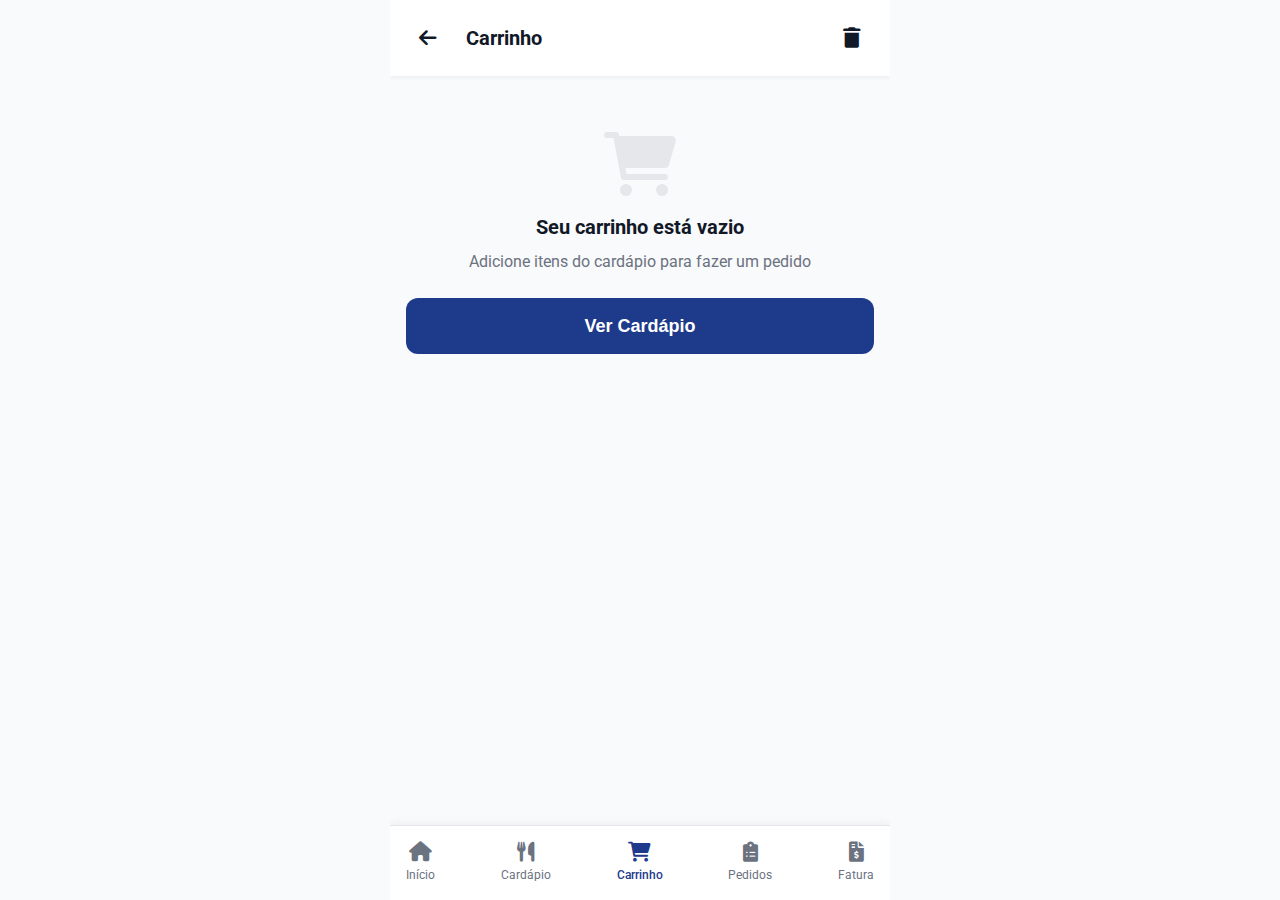
<file: hospital-app/cart.html>
<!DOCTYPE html>
<html lang="pt-BR">
<head>
    <meta charset="UTF-8">
    <meta name="viewport" content="width=device-width, initial-scale=1.0">
    <title>Carrinho - Hospital Santa Joana</title>
    <link rel="stylesheet" href="css/styles.css">
    <link rel="stylesheet" href="css/components.css">
    <link rel="preconnect" href="https://fonts.googleapis.com">
    <link rel="preconnect" href="https://fonts.gstatic.com" crossorigin>
    <link href="https://fonts.googleapis.com/css2?family=Roboto:wght@400;500;700&display=swap" rel="stylesheet">
    <link rel="stylesheet" href="https://cdnjs.cloudflare.com/ajax/libs/font-awesome/6.0.0/css/all.min.css">
    <style>
        .cart-item {
            display: flex;
            padding: 16px;
            background-color: white;
            border-radius: 16px;
            margin-bottom: 12px;
            box-shadow: 0 2px 4px rgba(0, 0, 0, 0.05);
        }
        
        .cart-item-image {
            width: 80px;
            height: 80px;
            border-radius: 12px;
            overflow: hidden;
            margin-right: 16px;
        }
        
        .cart-item-image img {
            width: 100%;
            height: 100%;
            object-fit: cover;
        }
        
        .cart-item-details {
            flex: 1;
        }
        
        .cart-item-name {
            font-weight: 700;
            font-size: 16px;
            margin-bottom: 4px;
        }
        
        .cart-item-price {
            color: var(--text-primary);
            font-weight: 500;
            margin-bottom: 8px;
        }
        
        .cart-quantity-control {
            display: flex;
            align-items: center;
        }
        
        .cart-total-section {
            background-color: white;
            border-radius: 16px;
            padding: 16px;
            margin-bottom: 16px;
            box-shadow: 0 2px 4px rgba(0, 0, 0, 0.05);
        }
        
        .cart-total-row {
            display: flex;
            justify-content: space-between;
            margin-bottom: 8px;
        }
        
        .cart-total-row.final {
            font-weight: 700;
            font-size: 18px;
            border-top: 1px solid var(--border);
            padding-top: 12px;
            margin-top: 12px;
        }
        
        .cart-notes {
            background-color: white;
            border-radius: 16px;
            padding: 16px;
            margin-bottom: 24px;
            box-shadow: 0 2px 4px rgba(0, 0, 0, 0.05);
        }
        
        .cart-notes textarea {
            width: 100%;
            height: 80px;
            border: 1px solid var(--border);
            border-radius: 8px;
            padding: 12px;
            font-family: 'Roboto', sans-serif;
            font-size: 14px;
            resize: none;
        }
        
        .empty-cart {
            display: flex;
            flex-direction: column;
            align-items: center;
            justify-content: center;
            padding: 40px 0;
            text-align: center;
        }
        
        .empty-cart i {
            font-size: 64px;
            color: var(--border);
            margin-bottom: 16px;
        }
        
        .empty-cart h3 {
            font-size: 20px;
            margin-bottom: 8px;
        }
        
        .empty-cart p {
            color: var(--text-secondary);
            margin-bottom: 24px;
        }
    </style>
</head>
<body>
    <div id="app">
        <div class="screen active" id="cart-screen">
            <header class="app-header">
                <div class="header-left">
                    <button class="back-button" onclick="window.location.href='dashboard.html'">
                        <i class="fas fa-arrow-left"></i>
                    </button>
                    <h2>Carrinho</h2>
                </div>
                <div class="header-actions">
                    <button class="icon-button" id="clear-cart-btn">
                        <i class="fas fa-trash"></i>
                    </button>
                </div>
            </header>

            <div class="content-area">
                <div id="cart-items-container">
                    <!-- Cart items will be loaded dynamically by JavaScript -->
                </div>
                
                <div id="cart-summary" style="display: none;">
                    <div class="cart-total-section">
                        <div class="cart-total-row">
                            <span>Subtotal</span>
                            <span id="cart-subtotal">R$ 0,00</span>
                        </div>
                        <div class="cart-total-row">
                            <span>Taxa de serviço</span>
                            <span id="cart-service-fee">R$ 0,00</span>
                        </div>
                        <div class="cart-total-row final">
                            <span>Total</span>
                            <span id="cart-total">R$ 0,00</span>
                        </div>
                    </div>
                    
                    <div class="cart-notes">
                        <label for="order-notes" class="form-label">Observações do pedido</label>
                        <textarea id="order-notes" placeholder="Ex: Sem cebola, sem açúcar, etc."></textarea>
                    </div>
                    
                    <button class="btn-primary" id="checkout-btn">Confirmar Pedido</button>
                </div>
                
                <div id="empty-cart-message" style="display: none;" class="empty-cart">
                    <i class="fas fa-shopping-cart"></i>
                    <h3>Seu carrinho está vazio</h3>
                    <p>Adicione itens do cardápio para fazer um pedido</p>
                    <button class="btn-primary" onclick="window.location.href='menu.html'">Ver Cardápio</button>
                </div>
            </div>

            <nav class="bottom-nav">
                <a href="dashboard.html" class="nav-item">
                    <i class="fas fa-home"></i>
                    <span>Início</span>
                </a>
                <a href="menu.html" class="nav-item">
                    <i class="fas fa-utensils"></i>
                    <span>Cardápio</span>
                </a>
                <a href="cart.html" class="nav-item active">
                    <i class="fas fa-shopping-cart"></i>
                    <span>Carrinho</span>
                    <span class="badge cart-badge">0</span>
                </a>
                <a href="orders.html" class="nav-item">
                    <i class="fas fa-clipboard-list"></i>
                    <span>Pedidos</span>
                </a>
                <a href="invoice.html" class="nav-item">
                    <i class="fas fa-file-invoice-dollar"></i>
                    <span>Fatura</span>
                </a>
            </nav>
        </div>
    </div>

    <script src="js/app.js"></script>
    <script>
        document.addEventListener('DOMContentLoaded', function() {
            // Load cart from localStorage
            const cart = JSON.parse(localStorage.getItem('cart')) || [];
            
            // Reference to DOM elements
            const cartItemsContainer = document.getElementById('cart-items-container');
            const cartSummary = document.getElementById('cart-summary');
            const emptyCartMessage = document.getElementById('empty-cart-message');
            const subtotalElement = document.getElementById('cart-subtotal');
            const serviceFeeElement = document.getElementById('cart-service-fee');
            const totalElement = document.getElementById('cart-total');
            
            // Update the cart display
            updateCartDisplay();
            
            // Clear cart button
            document.getElementById('clear-cart-btn').addEventListener('click', function() {
                if (cart.length > 0) {
                    if (confirm('Tem certeza que deseja esvaziar o carrinho?')) {
                        // Clear cart data
                        localStorage.setItem('cart', JSON.stringify([]));
                        
                        // Update display
                        updateCartDisplay();
                        
                        // Show toast
                        showToast('Carrinho esvaziado com sucesso', 'success');
                    }
                } else {
                    showToast('Seu carrinho já está vazio', 'info');
                }
            });
            
            // Checkout button
            document.getElementById('checkout-btn').addEventListener('click', function() {
                const notes = document.getElementById('order-notes').value;
                
                // Create order object
                const order = {
                    id: Date.now(),
                    date: new Date(),
                    items: cart,
                    notes: notes,
                    subtotal: calculateSubtotal(),
                    serviceFee: calculateServiceFee(),
                    total: calculateTotal(),
                    status: 'pending'
                };
                
                // Save order to localStorage
                const orders = JSON.parse(localStorage.getItem('orders')) || [];
                orders.push(order);
                localStorage.setItem('orders', JSON.stringify(orders));
                
                // Clear cart
                localStorage.setItem('cart', JSON.stringify([]));
                
                // Redirect to order confirmation
                window.location.href = `order-confirmation.html?id=${order.id}`;
            });
            
            function updateCartDisplay() {
                const cart = JSON.parse(localStorage.getItem('cart')) || [];
                
                if (cart.length === 0) {
                    // Show empty cart message
                    cartItemsContainer.innerHTML = '';
                    cartSummary.style.display = 'none';
                    emptyCartMessage.style.display = 'block';
                } else {
                    // Show cart items
                    renderCartItems(cart);
                    cartSummary.style.display = 'block';
                    emptyCartMessage.style.display = 'none';
                    
                    // Update totals
                    subtotalElement.textContent = `R$ ${formatCurrency(calculateSubtotal())}`;
                    serviceFeeElement.textContent = `R$ ${formatCurrency(calculateServiceFee())}`;
                    totalElement.textContent = `R$ ${formatCurrency(calculateTotal())}`;
                }
                
                // Update cart badge
                updateCartBadge(cart.reduce((total, item) => total + item.quantity, 0));
            }
            
            function renderCartItems(items) {
                cartItemsContainer.innerHTML = '';
                
                items.forEach(item => {
                    const cartItem = document.createElement('div');
                    cartItem.className = 'cart-item';
                    cartItem.innerHTML = `
                        <div class="cart-item-image">
                            <img src="${item.image}" alt="${item.name}">
                        </div>
                        <div class="cart-item-details">
                            <p class="cart-item-name">${item.name}</p>
                            <p class="cart-item-price">R$ ${formatCurrency(item.price)}</p>
                            <div class="cart-quantity-control">
                                <button class="quantity-button decrease" data-id="${item.id}">
                                    <i class="fas fa-minus"></i>
                                </button>
                                <span class="quantity-value">${item.quantity}</span>
                                <button class="quantity-button increase" data-id="${item.id}">
                                    <i class="fas fa-plus"></i>
                                </button>
                                <button class="icon-button remove" data-id="${item.id}" style="margin-left: 16px;">
                                    <i class="fas fa-trash"></i>
                                </button>
                            </div>
                        </div>
                    `;
                    
                    cartItemsContainer.appendChild(cartItem);
                });
                
                // Add event listeners for quantity controls
                document.querySelectorAll('.quantity-button.decrease').forEach(button => {
                    button.addEventListener('click', function() {
                        const id = parseInt(this.getAttribute('data-id'));
                        updateItemQuantity(id, -1);
                    });
                });
                
                document.querySelectorAll('.quantity-button.increase').forEach(button => {
                    button.addEventListener('click', function() {
                        const id = parseInt(this.getAttribute('data-id'));
                        updateItemQuantity(id, 1);
                    });
                });
                
                document.querySelectorAll('.icon-button.remove').forEach(button => {
                    button.addEventListener('click', function() {
                        const id = parseInt(this.getAttribute('data-id'));
                        removeItem(id);
                    });
                });
            }
            
            function updateItemQuantity(id, change) {
                const cart = JSON.parse(localStorage.getItem('cart')) || [];
                const item = cart.find(item => item.id === id);
                
                if (item) {
                    item.quantity += change;
                    
                    if (item.quantity <= 0) {
                        // Remove item if quantity is 0 or less
                        removeItem(id);
                    } else {
                        // Save updated cart
                        localStorage.setItem('cart', JSON.stringify(cart));
                        updateCartDisplay();
                    }
                }
            }
            
            function removeItem(id) {
                let cart = JSON.parse(localStorage.getItem('cart')) || [];
                
                // Filter out the item to remove
                cart = cart.filter(item => item.id !== id);
                
                // Save updated cart
                localStorage.setItem('cart', JSON.stringify(cart));
                
                // Update display
                updateCartDisplay();
                
                // Show toast
                showToast('Item removido do carrinho', 'success');
            }
            
            function calculateSubtotal() {
                const cart = JSON.parse(localStorage.getItem('cart')) || [];
                return cart.reduce((total, item) => total + (item.price * item.quantity), 0);
            }
            
            function calculateServiceFee() {
                // 10% service fee
                return calculateSubtotal() * 0.1;
            }
            
            function calculateTotal() {
                return calculateSubtotal() + calculateServiceFee();
            }
            
            function formatCurrency(value) {
                return value.toFixed(2).replace('.', ',');
            }
            
            function updateCartBadge(count) {
                const badges = document.querySelectorAll('.cart-badge');
                
                badges.forEach(badge => {
                    badge.textContent = count;
                    badge.style.display = count > 0 ? 'flex' : 'none';
                });
            }
            
            function showToast(message, type = 'default', duration = 3000) {
                // Remove any existing toasts
                const existingToast = document.querySelector('.toast');
                if (existingToast) {
                    existingToast.remove();
                }
                
                // Create new toast
                const toast = document.createElement('div');
                toast.className = `toast ${type}`;
                toast.textContent = message;
                
                document.body.appendChild(toast);
                
                // Show the toast
                setTimeout(() => {
                    toast.classList.add('show');
                }, 10);
                
                // Hide and remove the toast after duration
                setTimeout(() => {
                    toast.classList.remove('show');
                    setTimeout(() => {
                        toast.remove();
                    }, 300);
                }, duration);
            }
        });
    </script>
</body>
</html>
</file>
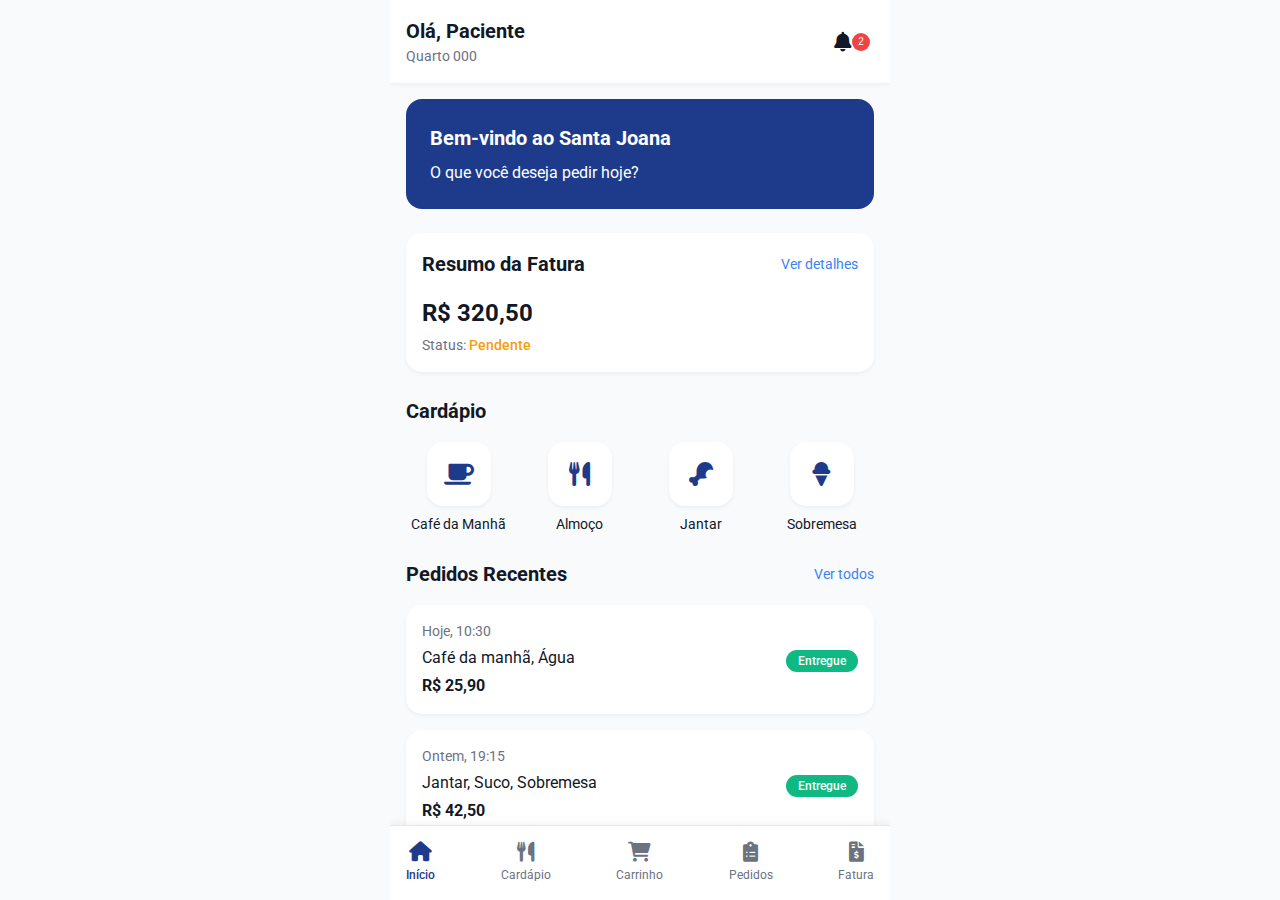
<file: hospital-app/dashboard.html>
<!DOCTYPE html>
<html lang="pt-BR">
<head>
    <meta charset="UTF-8">
    <meta name="viewport" content="width=device-width, initial-scale=1.0">
    <title>Dashboard - Hospital Santa Joana</title>
    <link rel="stylesheet" href="css/styles.css">
    <link rel="stylesheet" href="css/components.css">
    <link rel="preconnect" href="https://fonts.googleapis.com">
    <link rel="preconnect" href="https://fonts.gstatic.com" crossorigin>
    <link href="https://fonts.googleapis.com/css2?family=Roboto:wght@400;500;700&display=swap" rel="stylesheet">
    <link rel="stylesheet" href="https://cdnjs.cloudflare.com/ajax/libs/font-awesome/6.0.0/css/all.min.css">
</head>
<body>
    <div id="app">
        <div class="screen active" id="dashboard-screen">
            <header class="app-header">
                <div class="patient-info">
                    <h2>Olá, <span id="patient-name">Maria</span></h2>
                    <p>Quarto <span id="room-number">302</span></p>
                </div>
                <div class="header-actions">
                    <button class="icon-button" onclick="window.location.href='notifications.html'">
                        <i class="fas fa-bell"></i>
                        <span class="badge">2</span>
                    </button>
                </div>
            </header>

            <div class="content-area">
                <div class="welcome-card">
                    <h3>Bem-vindo ao Santa Joana</h3>
                    <p>O que você deseja pedir hoje?</p>
                </div>

                <div class="invoice-summary">
                    <div class="summary-header">
                        <h3>Resumo da Fatura</h3>
                        <a href="invoice.html" class="view-all">Ver detalhes</a>
                    </div>
                    <div class="summary-content">
                        <p class="total-amount">R$ <span id="invoice-total">320,50</span></p>
                        <p class="status">Status: <span id="invoice-status">Pendente</span></p>
                    </div>
                </div>

                <div class="category-menu">
                    <h3>Cardápio</h3>
                    <div class="categories">
                        <div class="category-item" data-category="breakfast" onclick="window.location.href='menu.html?category=breakfast'">
                            <div class="category-icon">
                                <i class="fas fa-coffee"></i>
                            </div>
                            <p>Café da Manhã</p>
                        </div>
                        <div class="category-item" data-category="lunch" onclick="window.location.href='menu.html?category=lunch'">
                            <div class="category-icon">
                                <i class="fas fa-utensils"></i>
                            </div>
                            <p>Almoço</p>
                        </div>
                        <div class="category-item" data-category="dinner" onclick="window.location.href='menu.html?category=dinner'">
                            <div class="category-icon">
                                <i class="fas fa-drumstick-bite"></i>
                            </div>
                            <p>Jantar</p>
                        </div>
                        <div class="category-item" data-category="dessert" onclick="window.location.href='menu.html?category=dessert'">
                            <div class="category-icon">
                                <i class="fas fa-ice-cream"></i>
                            </div>
                            <p>Sobremesa</p>
                        </div>
                    </div>
                </div>

                <div class="recent-orders">
                    <div class="section-header">
                        <h3>Pedidos Recentes</h3>
                        <a href="orders.html" class="view-all">Ver todos</a>
                    </div>
                    <div class="orders-list">
                        <div class="order-card" onclick="window.location.href='order-details.html?id=1'">
                            <div class="order-info">
                                <p class="order-date">Hoje, 10:30</p>
                                <p class="order-items">Café da manhã, Água</p>
                                <p class="order-price">R$ 25,90</p>
                            </div>
                            <div class="order-status">
                                <span class="status-pill delivered">Entregue</span>
                            </div>
                        </div>
                        <div class="order-card" onclick="window.location.href='order-details.html?id=2'">
                            <div class="order-info">
                                <p class="order-date">Ontem, 19:15</p>
                                <p class="order-items">Jantar, Suco, Sobremesa</p>
                                <p class="order-price">R$ 42,50</p>
                            </div>
                            <div class="order-status">
                                <span class="status-pill delivered">Entregue</span>
                            </div>
                        </div>
                    </div>
                </div>
            </div>

            <nav class="bottom-nav">
                <a href="dashboard.html" class="nav-item active">
                    <i class="fas fa-home"></i>
                    <span>Início</span>
                </a>
                <a href="menu.html" class="nav-item">
                    <i class="fas fa-utensils"></i>
                    <span>Cardápio</span>
                </a>
                <a href="cart.html" class="nav-item">
                    <i class="fas fa-shopping-cart"></i>
                    <span>Carrinho</span>
                    <span class="badge cart-badge">0</span>
                </a>
                <a href="orders.html" class="nav-item">
                    <i class="fas fa-clipboard-list"></i>
                    <span>Pedidos</span>
                </a>
                <a href="invoice.html" class="nav-item">
                    <i class="fas fa-file-invoice-dollar"></i>
                    <span>Fatura</span>
                </a>
            </nav>
        </div>
    </div>

    <script src="js/app.js"></script>
    <script>
        document.addEventListener('DOMContentLoaded', function() {
            // Update user info from localStorage
            const user = JSON.parse(localStorage.getItem('user')) || { name: 'Paciente', room: '000' };
            document.getElementById('patient-name').textContent = user.name;
            document.getElementById('room-number').textContent = user.room;
            
            // Get cart count from localStorage
            const cart = JSON.parse(localStorage.getItem('cart')) || [];
            updateCartBadge(cart.reduce((total, item) => total + item.quantity, 0));
        });
        
        function updateCartBadge(count) {
            const badges = document.querySelectorAll('.cart-badge');
            
            badges.forEach(badge => {
                badge.textContent = count;
                badge.style.display = count > 0 ? 'flex' : 'none';
            });
        }
    </script>
</body>
</html>
</file>
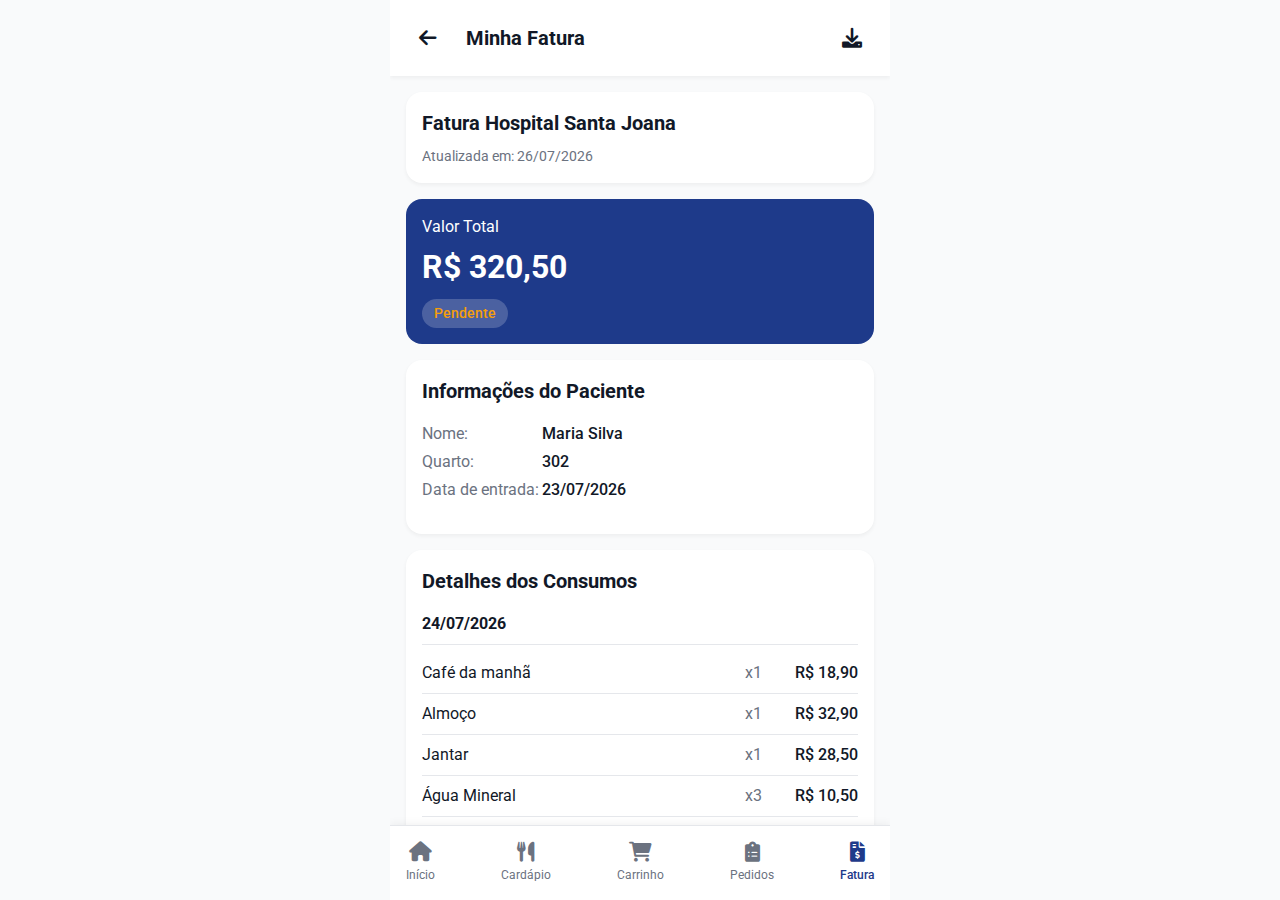
<file: hospital-app/invoice.html>
<!DOCTYPE html>
<html lang="pt-BR">
<head>
    <meta charset="UTF-8">
    <meta name="viewport" content="width=device-width, initial-scale=1.0">
    <title>Fatura - Hospital Santa Joana</title>
    <link rel="stylesheet" href="css/styles.css">
    <link rel="stylesheet" href="css/components.css">
    <link rel="preconnect" href="https://fonts.googleapis.com">
    <link rel="preconnect" href="https://fonts.gstatic.com" crossorigin>
    <link href="https://fonts.googleapis.com/css2?family=Roboto:wght@400;500;700&display=swap" rel="stylesheet">
    <link rel="stylesheet" href="https://cdnjs.cloudflare.com/ajax/libs/font-awesome/6.0.0/css/all.min.css">
    <style>
        .invoice-header {
            background-color: white;
            border-radius: var(--radius-lg);
            padding: var(--spacing-md);
            margin-bottom: var(--spacing-md);
            box-shadow: 0 2px 4px rgba(0, 0, 0, 0.05);
        }
        
        .invoice-title {
            font-size: var(--font-h2);
            font-weight: 700;
            margin-bottom: var(--spacing-sm);
        }
        
        .invoice-date {
            font-size: var(--font-caption);
            color: var(--text-secondary);
        }
        
        .invoice-summary {
            background-color: white;
            border-radius: var(--radius-lg);
            padding: var(--spacing-md);
            margin-bottom: var(--spacing-md);
            box-shadow: 0 2px 4px rgba(0, 0, 0, 0.05);
        }
        
        .invoice-card-title {
            font-size: var(--font-h2);
            font-weight: 700;
            margin-bottom: var(--spacing-md);
        }
        
        .invoice-patient-info {
            margin-bottom: var(--spacing-md);
        }
        
        .patient-info-row {
            display: flex;
            margin-bottom: var(--spacing-xs);
        }
        
        .patient-info-label {
            width: 120px;
            color: var(--text-secondary);
        }
        
        .patient-info-value {
            font-weight: 500;
        }
        
        .invoice-total-card {
            background-color: var(--primary-blue);
            color: white;
            border-radius: var(--radius-lg);
            padding: var(--spacing-md);
            margin-bottom: var(--spacing-md);
        }
        
        .invoice-total-label {
            font-size: var(--font-body);
            margin-bottom: var(--spacing-xs);
        }
        
        .invoice-total-value {
            font-size: 32px;
            font-weight: 700;
        }
        
        .invoice-status {
            display: inline-block;
            padding: 4px 12px;
            border-radius: var(--radius-full);
            font-size: 14px;
            font-weight: 500;
            margin-top: var(--spacing-sm);
        }
        
        .invoice-status.pending {
            background-color: rgba(255, 255, 255, 0.2);
        }
        
        .invoice-status.paid {
            background-color: rgba(16, 185, 129, 0.2);
        }
        
        .invoice-items-section {
            background-color: white;
            border-radius: var(--radius-lg);
            padding: var(--spacing-md);
            margin-bottom: var(--spacing-md);
            box-shadow: 0 2px 4px rgba(0, 0, 0, 0.05);
        }
        
        .invoice-day-group {
            margin-bottom: var(--spacing-lg);
        }
        
        .invoice-day-group:last-child {
            margin-bottom: 0;
        }
        
        .invoice-day-header {
            font-weight: 700;
            font-size: var(--font-body);
            margin-bottom: var(--spacing-sm);
            padding-bottom: var(--spacing-sm);
            border-bottom: 1px solid var(--border);
        }
        
        .invoice-item {
            display: flex;
            justify-content: space-between;
            padding: var(--spacing-sm) 0;
            border-bottom: 1px solid var(--border);
        }
        
        .invoice-item:last-child {
            border-bottom: none;
        }
        
        .invoice-item-name {
            flex: 1;
        }
        
        .invoice-item-quantity {
            color: var(--text-secondary);
            margin-right: var(--spacing-md);
        }
        
        .invoice-item-price {
            font-weight: 500;
            min-width: 80px;
            text-align: right;
        }
        
        .invoice-day-total {
            display: flex;
            justify-content: space-between;
            font-weight: 700;
            padding-top: var(--spacing-sm);
            margin-top: var(--spacing-sm);
            border-top: 1px solid var(--border);
        }
        
        .invoice-payment-info {
            background-color: white;
            border-radius: var(--radius-lg);
            padding: var(--spacing-md);
            margin-bottom: var(--spacing-xl);
            box-shadow: 0 2px 4px rgba(0, 0, 0, 0.05);
        }
        
        .invoice-payment-note {
            color: var(--text-secondary);
            font-style: italic;
            margin-top: var(--spacing-md);
        }
        
        .action-buttons {
            display: flex;
            gap: var(--spacing-md);
            margin-bottom: var(--spacing-xl);
        }
    </style>
</head>
<body>
    <div id="app">
        <div class="screen active" id="invoice-screen">
            <header class="app-header">
                <div class="header-left">
                    <button class="back-button" onclick="window.location.href='dashboard.html'">
                        <i class="fas fa-arrow-left"></i>
                    </button>
                    <h2>Minha Fatura</h2>
                </div>
                <div class="header-actions">
                    <button class="icon-button" id="download-invoice-btn">
                        <i class="fas fa-download"></i>
                    </button>
                </div>
            </header>

            <div class="content-area">
                <div class="invoice-header">
                    <h3 class="invoice-title">Fatura Hospital Santa Joana</h3>
                    <p class="invoice-date">Atualizada em: <span id="invoice-date">24/05/2023, 12:30</span></p>
                </div>
                
                <div class="invoice-total-card">
                    <p class="invoice-total-label">Valor Total</p>
                    <p class="invoice-total-value">R$ <span id="invoice-total-value">320,50</span></p>
                    <span class="invoice-status pending" id="invoice-status">Pendente</span>
                </div>
                
                <div class="invoice-summary">
                    <h3 class="invoice-card-title">Informações do Paciente</h3>
                    <div class="invoice-patient-info">
                        <div class="patient-info-row">
                            <span class="patient-info-label">Nome:</span>
                            <span class="patient-info-value" id="patient-name">Maria Silva</span>
                        </div>
                        <div class="patient-info-row">
                            <span class="patient-info-label">Quarto:</span>
                            <span class="patient-info-value" id="patient-room">302</span>
                        </div>
                        <div class="patient-info-row">
                            <span class="patient-info-label">Data de entrada:</span>
                            <span class="patient-info-value" id="patient-admission-date">22/05/2023</span>
                        </div>
                    </div>
                </div>
                
                <div class="invoice-items-section">
                    <h3 class="invoice-card-title">Detalhes dos Consumos</h3>
                    <div id="invoice-items-container">
                        <!-- Invoice items will be loaded dynamically -->
                    </div>
                </div>
                
                <div class="invoice-payment-info">
                    <h3 class="invoice-card-title">Informações de Pagamento</h3>
                    <div class="patient-info-row">
                        <span class="patient-info-label">Status:</span>
                        <span class="patient-info-value">Pendente - A ser pago na alta hospitalar</span>
                    </div>
                    <div class="patient-info-row">
                        <span class="patient-info-label">Métodos:</span>
                        <span class="patient-info-value">Cartão de crédito, débito, dinheiro ou PIX</span>
                    </div>
                    <p class="invoice-payment-note">
                        Todos os valores consumidos durante sua estadia serão consolidados em uma única fatura a ser paga no momento da alta hospitalar. Para mais informações, contate a recepção.
                    </p>
                </div>
                
                <div class="action-buttons">
                    <button class="btn-secondary" id="download-pdf-btn">
                        <i class="fas fa-file-pdf"></i> Baixar PDF
                    </button>
                    <button class="btn-primary" id="help-btn">
                        <i class="fas fa-question-circle"></i> Ajuda com Fatura
                    </button>
                </div>
            </div>

            <nav class="bottom-nav">
                <a href="dashboard.html" class="nav-item">
                    <i class="fas fa-home"></i>
                    <span>Início</span>
                </a>
                <a href="menu.html" class="nav-item">
                    <i class="fas fa-utensils"></i>
                    <span>Cardápio</span>
                </a>
                <a href="cart.html" class="nav-item">
                    <i class="fas fa-shopping-cart"></i>
                    <span>Carrinho</span>
                    <span class="badge cart-badge">0</span>
                </a>
                <a href="orders.html" class="nav-item">
                    <i class="fas fa-clipboard-list"></i>
                    <span>Pedidos</span>
                </a>
                <a href="invoice.html" class="nav-item active">
                    <i class="fas fa-file-invoice-dollar"></i>
                    <span>Fatura</span>
                </a>
            </nav>
        </div>
    </div>

    <script src="js/app.js"></script>
    <script>
        document.addEventListener('DOMContentLoaded', function() {
            // Sample invoice data if none exists
            const invoiceData = {
                total: 320.50,
                status: 'pending',
                date: new Date(),
                items: [
                    {
                        date: new Date(Date.now() - 2 * 24 * 60 * 60 * 1000), // 2 days ago
                        items: [
                            { name: 'Café da manhã', quantity: 1, price: 18.90 },
                            { name: 'Almoço', quantity: 1, price: 32.90 },
                            { name: 'Jantar', quantity: 1, price: 28.50 },
                            { name: 'Água Mineral', quantity: 3, price: 3.50 }
                        ]
                    },
                    {
                        date: new Date(Date.now() - 1 * 24 * 60 * 60 * 1000), // 1 day ago
                        items: [
                            { name: 'Café da manhã', quantity: 1, price: 18.90 },
                            { name: 'Almoço', quantity: 1, price: 32.90 },
                            { name: 'Jantar', quantity: 1, price: 28.50 },
                            { name: 'Suco Natural', quantity: 2, price: 7.90 },
                            { name: 'Kit Higiene', quantity: 1, price: 18.50 }
                        ]
                    },
                    {
                        date: new Date(), // Today
                        items: [
                            { name: 'Café da manhã', quantity: 1, price: 18.90 },
                            { name: 'Almoço', quantity: 1, price: 32.90 },
                            { name: 'Água Mineral', quantity: 2, price: 3.50 }
                        ]
                    }
                ]
            };
            
            // Update user info from localStorage
            const user = JSON.parse(localStorage.getItem('user')) || { name: 'Maria Silva', room: '302' };
            document.getElementById('patient-name').textContent = user.name;
            document.getElementById('patient-room').textContent = user.room;
            
            // Get cart count from localStorage
            const cart = JSON.parse(localStorage.getItem('cart')) || [];
            updateCartBadge(cart.reduce((total, item) => total + item.quantity, 0));
            
            // Update invoice details
            document.getElementById('invoice-date').textContent = formatDate(invoiceData.date);
            document.getElementById('invoice-total-value').textContent = formatCurrency(invoiceData.total);
            document.getElementById('patient-admission-date').textContent = formatDate(new Date(Date.now() - 3 * 24 * 60 * 60 * 1000)); // 3 days ago
            
            // Generate invoice items
            renderInvoiceItems(invoiceData.items);
            
            // Add event listeners
            document.getElementById('download-invoice-btn').addEventListener('click', function() {
                showToast('Preparando download da fatura...', 'info');
                setTimeout(() => {
                    showToast('Fatura enviada para seu email', 'success');
                }, 2000);
            });
            
            document.getElementById('download-pdf-btn').addEventListener('click', function() {
                showToast('Gerando PDF da fatura...', 'info');
                setTimeout(() => {
                    showToast('PDF enviado para seu email', 'success');
                }, 2000);
            });
            
            document.getElementById('help-btn').addEventListener('click', function() {
                showToast('Conectando ao suporte...', 'info');
                setTimeout(() => {
                    alert('Para qualquer dúvida sobre sua fatura, por favor entre em contato com a equipe de atendimento ao cliente do Hospital Santa Joana pelo telefone (81) 3216-5555.');
                }, 1000);
            });
            
            function renderInvoiceItems(days) {
                const container = document.getElementById('invoice-items-container');
                container.innerHTML = '';
                
                days.forEach(day => {
                    const dayTotal = day.items.reduce((total, item) => total + (item.price * item.quantity), 0);
                    
                    const dayGroup = document.createElement('div');
                    dayGroup.className = 'invoice-day-group';
                    
                    const dayHeader = document.createElement('div');
                    dayHeader.className = 'invoice-day-header';
                    dayHeader.textContent = formatDate(new Date(day.date));
                    
                    dayGroup.appendChild(dayHeader);
                    
                    // Add each item
                    day.items.forEach(item => {
                        const invoiceItem = document.createElement('div');
                        invoiceItem.className = 'invoice-item';
                        invoiceItem.innerHTML = `
                            <span class="invoice-item-name">${item.name}</span>
                            <span class="invoice-item-quantity">x${item.quantity}</span>
                            <span class="invoice-item-price">R$ ${formatCurrency(item.price * item.quantity)}</span>
                        `;
                        
                        dayGroup.appendChild(invoiceItem);
                    });
                    
                    // Add day total
                    const dayTotalElement = document.createElement('div');
                    dayTotalElement.className = 'invoice-day-total';
                    dayTotalElement.innerHTML = `
                        <span>Total do dia</span>
                        <span>R$ ${formatCurrency(dayTotal)}</span>
                    `;
                    
                    dayGroup.appendChild(dayTotalElement);
                    container.appendChild(dayGroup);
                });
            }
            
            function formatDate(date) {
                const options = { day: '2-digit', month: '2-digit', year: 'numeric' };
                return new Date(date).toLocaleDateString('pt-BR', options);
            }
            
            function formatCurrency(value) {
                return value.toFixed(2).replace('.', ',');
            }
            
            function updateCartBadge(count) {
                const badges = document.querySelectorAll('.cart-badge');
                
                badges.forEach(badge => {
                    badge.textContent = count;
                    badge.style.display = count > 0 ? 'flex' : 'none';
                });
            }
            
            function showToast(message, type = 'default', duration = 3000) {
                // Remove any existing toasts
                const existingToast = document.querySelector('.toast');
                if (existingToast) {
                    existingToast.remove();
                }
                
                // Create new toast
                const toast = document.createElement('div');
                toast.className = `toast ${type}`;
                toast.textContent = message;
                
                document.body.appendChild(toast);
                
                // Show the toast
                setTimeout(() => {
                    toast.classList.add('show');
                }, 10);
                
                // Hide and remove the toast after duration
                setTimeout(() => {
                    toast.classList.remove('show');
                    setTimeout(() => {
                        toast.remove();
                    }, 300);
                }, duration);
            }
        });
    </script>
</body>
</html>
</file>
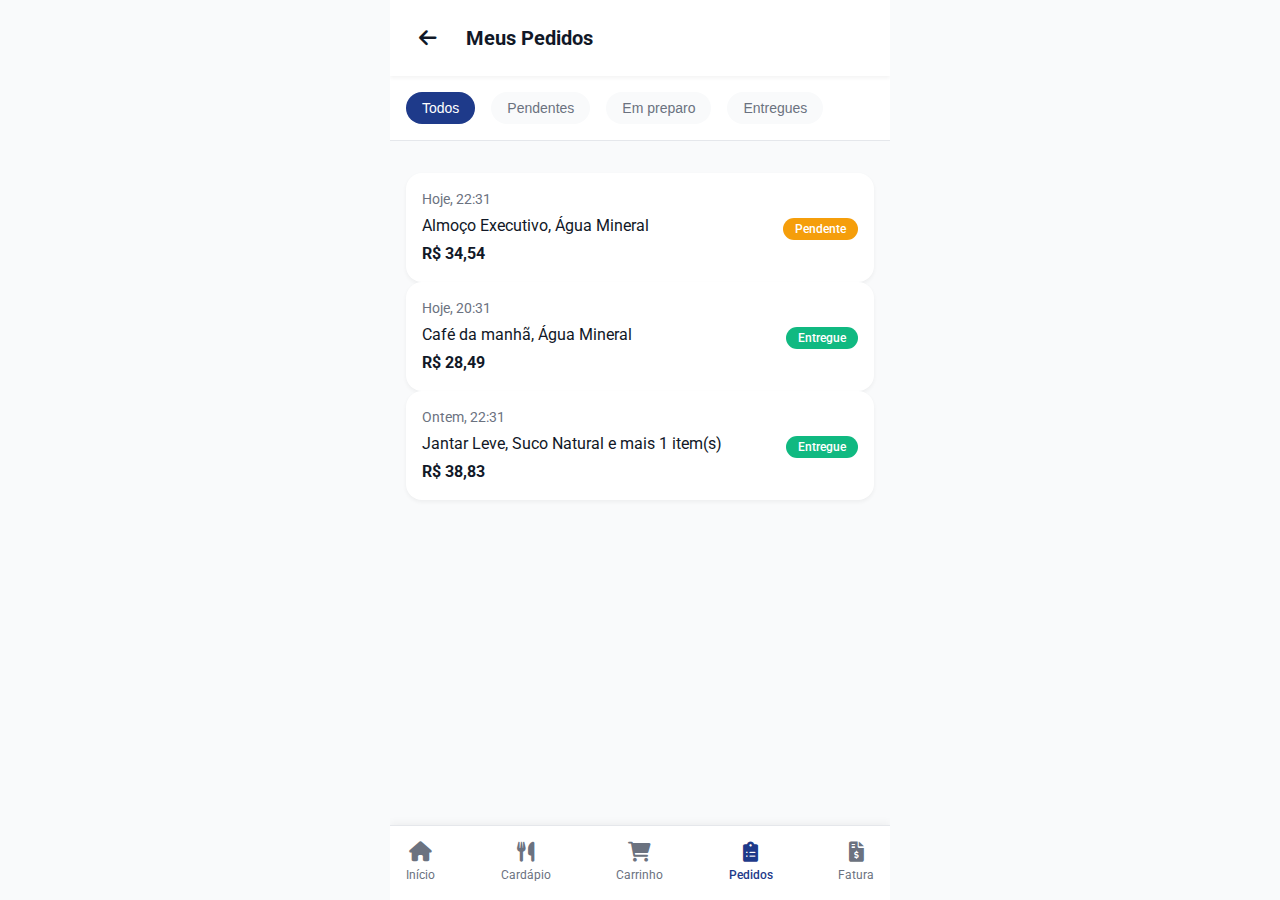
<file: hospital-app/order-confirmation.html>
<!DOCTYPE html>
<html lang="pt-BR">
<head>
    <meta charset="UTF-8">
    <meta name="viewport" content="width=device-width, initial-scale=1.0">
    <title>Confirmação de Pedido - Hospital Santa Joana</title>
    <link rel="stylesheet" href="css/styles.css">
    <link rel="stylesheet" href="css/components.css">
    <link rel="preconnect" href="https://fonts.googleapis.com">
    <link rel="preconnect" href="https://fonts.gstatic.com" crossorigin>
    <link href="https://fonts.googleapis.com/css2?family=Roboto:wght@400;500;700&display=swap" rel="stylesheet">
    <link rel="stylesheet" href="https://cdnjs.cloudflare.com/ajax/libs/font-awesome/6.0.0/css/all.min.css">
    <style>
        .confirmation-container {
            display: flex;
            flex-direction: column;
            align-items: center;
            padding: var(--spacing-xl) var(--spacing-md);
            text-align: center;
        }
        
        .success-animation {
            width: 100px;
            height: 100px;
            background-color: var(--success);
            border-radius: 50%;
            display: flex;
            align-items: center;
            justify-content: center;
            margin-bottom: var(--spacing-lg);
            animation: scale-in 0.5s ease-out;
        }
        
        .success-animation i {
            color: white;
            font-size: 50px;
            animation: fade-in 0.5s ease-out 0.3s both;
        }
        
        .confirmation-title {
            font-size: 24px;
            font-weight: 700;
            margin-bottom: var(--spacing-md);
            animation: fade-in 0.5s ease-out 0.5s both;
        }
        
        .confirmation-message {
            color: var(--text-secondary);
            margin-bottom: var(--spacing-xl);
            animation: fade-in 0.5s ease-out 0.7s both;
        }
        
        .order-info-card {
            background-color: white;
            border-radius: var(--radius-lg);
            padding: var(--spacing-md);
            width: 100%;
            margin-bottom: var(--spacing-lg);
            box-shadow: 0 2px 4px rgba(0, 0, 0, 0.05);
            animation: fade-in 0.5s ease-out 0.9s both;
        }
        
        .order-row {
            display: flex;
            justify-content: space-between;
            margin-bottom: var(--spacing-sm);
        }
        
        .order-row .label {
            color: var(--text-secondary);
        }
        
        .order-row .value {
            font-weight: 500;
        }
        
        .delivery-time {
            display: flex;
            align-items: center;
            justify-content: center;
            margin-bottom: var(--spacing-lg);
            animation: fade-in 0.5s ease-out 1.1s both;
        }
        
        .delivery-time i {
            color: var(--secondary-blue);
            margin-right: var(--spacing-sm);
        }
        
        .action-buttons {
            display: flex;
            flex-direction: column;
            width: 100%;
            gap: var(--spacing-md);
            margin-top: var(--spacing-md);
            animation: fade-in 0.5s ease-out 1.3s both;
        }
        
        @keyframes scale-in {
            0% {
                transform: scale(0);
            }
            70% {
                transform: scale(1.1);
            }
            100% {
                transform: scale(1);
            }
        }
        
        @keyframes fade-in {
            0% {
                opacity: 0;
                transform: translateY(10px);
            }
            100% {
                opacity: 1;
                transform: translateY(0);
            }
        }
    </style>
</head>
<body>
    <div id="app">
        <div class="screen active" id="confirmation-screen">
            <header class="app-header">
                <div class="header-left">
                    <h2>Confirmação de Pedido</h2>
                </div>
            </header>

            <div class="content-area">
                <div class="confirmation-container">
                    <div class="success-animation">
                        <i class="fas fa-check"></i>
                    </div>
                    
                    <h1 class="confirmation-title">Pedido Confirmado!</h1>
                    <p class="confirmation-message">Seu pedido foi recebido e será preparado em breve.</p>
                    
                    <div class="order-info-card">
                        <div class="order-row">
                            <span class="label">Número do Pedido</span>
                            <span class="value" id="order-id">12345</span>
                        </div>
                        <div class="order-row">
                            <span class="label">Data</span>
                            <span class="value" id="order-date">24/05/2023, 12:30</span>
                        </div>
                        <div class="order-row">
                            <span class="label">Total</span>
                            <span class="value" id="order-total">R$ 42,90</span>
                        </div>
                        <div class="order-row">
                            <span class="label">Status</span>
                            <span class="value">Pendente</span>
                        </div>
                    </div>
                    
                    <div class="delivery-time">
                        <i class="fas fa-clock"></i>
                        <p>Tempo estimado de entrega: <strong>30 minutos</strong></p>
                    </div>
                    
                    <p class="confirmation-message">
                        O valor deste pedido será adicionado à sua fatura e será pago durante o processo de alta.
                    </p>
                    
                    <div class="action-buttons">
                        <button class="btn-primary" id="view-order-btn">Ver Detalhes do Pedido</button>
                        <button class="btn-secondary" id="home-btn">Voltar ao Início</button>
                    </div>
                </div>
            </div>

            <nav class="bottom-nav">
                <a href="dashboard.html" class="nav-item">
                    <i class="fas fa-home"></i>
                    <span>Início</span>
                </a>
                <a href="menu.html" class="nav-item">
                    <i class="fas fa-utensils"></i>
                    <span>Cardápio</span>
                </a>
                <a href="cart.html" class="nav-item">
                    <i class="fas fa-shopping-cart"></i>
                    <span>Carrinho</span>
                    <span class="badge cart-badge">0</span>
                </a>
                <a href="orders.html" class="nav-item active">
                    <i class="fas fa-clipboard-list"></i>
                    <span>Pedidos</span>
                </a>
                <a href="invoice.html" class="nav-item">
                    <i class="fas fa-file-invoice-dollar"></i>
                    <span>Fatura</span>
                </a>
            </nav>
        </div>
    </div>

    <script src="js/app.js"></script>
    <script>
        document.addEventListener('DOMContentLoaded', function() {
            // Get order ID from URL
            const urlParams = new URLSearchParams(window.location.search);
            const orderId = parseInt(urlParams.get('id'));
            
            if (!orderId) {
                // No order ID provided, redirect to orders page
                window.location.href = 'orders.html';
                return;
            }
            
            // Get cart count from localStorage (should be 0 after order)
            const cart = JSON.parse(localStorage.getItem('cart')) || [];
            updateCartBadge(cart.reduce((total, item) => total + item.quantity, 0));
            
            // Get order from localStorage
            const orders = JSON.parse(localStorage.getItem('orders')) || [];
            const order = orders.find(o => o.id === orderId);
            
            if (!order) {
                // Order not found, redirect to orders page
                window.location.href = 'orders.html';
                return;
            }
            
            // Update order details in the UI
            document.getElementById('order-id').textContent = order.id;
            document.getElementById('order-date').textContent = formatDate(new Date(order.date));
            document.getElementById('order-total').textContent = `R$ ${formatCurrency(order.total)}`;
            
            // Add event listeners for buttons
            document.getElementById('view-order-btn').addEventListener('click', function() {
                window.location.href = `order-details.html?id=${order.id}`;
            });
            
            document.getElementById('home-btn').addEventListener('click', function() {
                window.location.href = 'dashboard.html';
            });
            
            function formatDate(date) {
                return `${date.getDate().toString().padStart(2, '0')}/${(date.getMonth() + 1).toString().padStart(2, '0')}/${date.getFullYear()}, ${date.getHours().toString().padStart(2, '0')}:${date.getMinutes().toString().padStart(2, '0')}`;
            }
            
            function formatCurrency(value) {
                return value.toFixed(2).replace('.', ',');
            }
            
            function updateCartBadge(count) {
                const badges = document.querySelectorAll('.cart-badge');
                
                badges.forEach(badge => {
                    badge.textContent = count;
                    badge.style.display = count > 0 ? 'flex' : 'none';
                });
            }
        });
    </script>
</body>
</html>
</file>
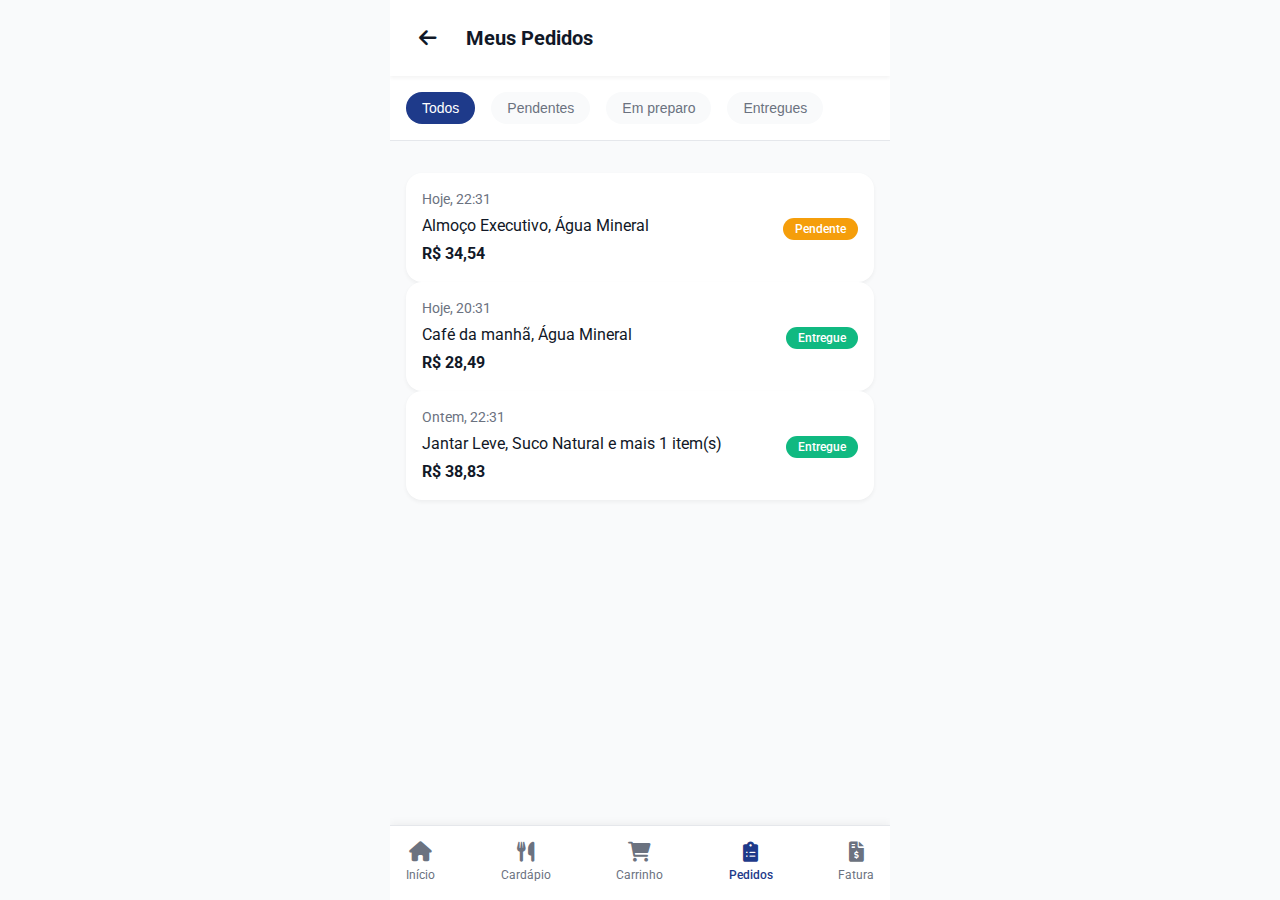
<file: hospital-app/order-details.html>
<!DOCTYPE html>
<html lang="pt-BR">
<head>
    <meta charset="UTF-8">
    <meta name="viewport" content="width=device-width, initial-scale=1.0">
    <title>Detalhes do Pedido - Hospital Santa Joana</title>
    <link rel="stylesheet" href="css/styles.css">
    <link rel="stylesheet" href="css/components.css">
    <link rel="preconnect" href="https://fonts.googleapis.com">
    <link rel="preconnect" href="https://fonts.gstatic.com" crossorigin>
    <link href="https://fonts.googleapis.com/css2?family=Roboto:wght@400;500;700&display=swap" rel="stylesheet">
    <link rel="stylesheet" href="https://cdnjs.cloudflare.com/ajax/libs/font-awesome/6.0.0/css/all.min.css">
    <style>
        .order-header {
            background-color: white;
            border-radius: var(--radius-lg);
            padding: var(--spacing-md);
            margin-bottom: var(--spacing-md);
            box-shadow: 0 2px 4px rgba(0, 0, 0, 0.05);
        }
        
        .order-number {
            font-size: var(--font-h2);
            font-weight: 700;
            margin-bottom: var(--spacing-xs);
        }
        
        .order-date {
            font-size: var(--font-caption);
            color: var(--text-secondary);
            margin-bottom: var(--spacing-md);
        }
        
        .order-status-large {
            display: inline-block;
            padding: 8px 16px;
            border-radius: var(--radius-full);
            font-size: 14px;
            font-weight: 500;
        }
        
        .order-items-list {
            background-color: white;
            border-radius: var(--radius-lg);
            padding: var(--spacing-md);
            margin-bottom: var(--spacing-md);
            box-shadow: 0 2px 4px rgba(0, 0, 0, 0.05);
        }
        
        .order-section-title {
            font-size: var(--font-h2);
            font-weight: 700;
            margin-bottom: var(--spacing-md);
        }
        
        .order-item {
            display: flex;
            align-items: center;
            margin-bottom: var(--spacing-md);
            padding-bottom: var(--spacing-md);
            border-bottom: 1px solid var(--border);
        }
        
        .order-item:last-child {
            margin-bottom: 0;
            padding-bottom: 0;
            border-bottom: none;
        }
        
        .order-item-image {
            width: 50px;
            height: 50px;
            border-radius: var(--radius-md);
            overflow: hidden;
            margin-right: var(--spacing-md);
        }
        
        .order-item-image img {
            width: 100%;
            height: 100%;
            object-fit: cover;
        }
        
        .order-item-details {
            flex: 1;
        }
        
        .order-item-name {
            font-weight: 600;
            margin-bottom: 2px;
        }
        
        .order-item-quantity {
            font-size: var(--font-caption);
            color: var(--text-secondary);
        }
        
        .order-item-price {
            font-weight: 600;
        }
        
        .order-notes-section {
            background-color: white;
            border-radius: var(--radius-lg);
            padding: var(--spacing-md);
            margin-bottom: var(--spacing-md);
            box-shadow: 0 2px 4px rgba(0, 0, 0, 0.05);
        }
        
        .order-notes {
            font-size: var(--font-body);
            color: var(--text-secondary);
            font-style: italic;
        }
        
        .order-total-section {
            background-color: white;
            border-radius: var(--radius-lg);
            padding: var(--spacing-md);
            margin-bottom: var(--spacing-md);
            box-shadow: 0 2px 4px rgba(0, 0, 0, 0.05);
        }
        
        .order-total-row {
            display: flex;
            justify-content: space-between;
            margin-bottom: 8px;
        }
        
        .order-total-row.final {
            font-weight: 700;
            font-size: 18px;
            border-top: 1px solid var(--border);
            padding-top: 12px;
            margin-top: 12px;
        }
        
        .order-actions {
            display: flex;
            gap: var(--spacing-md);
            margin-bottom: var(--spacing-xl);
        }
        
        .tracking-status {
            background-color: white;
            border-radius: var(--radius-lg);
            padding: var(--spacing-md);
            margin-bottom: var(--spacing-md);
            box-shadow: 0 2px 4px rgba(0, 0, 0, 0.05);
        }
        
        .tracking-timeline {
            position: relative;
            padding-left: 30px;
        }
        
        .timeline-item {
            position: relative;
            padding-bottom: var(--spacing-lg);
        }
        
        .timeline-item:last-child {
            padding-bottom: 0;
        }
        
        .timeline-item::before {
            content: "";
            position: absolute;
            left: -20px;
            top: 6px;
            width: 12px;
            height: 12px;
            border-radius: 50%;
            background-color: var(--border);
        }
        
        .timeline-item::after {
            content: "";
            position: absolute;
            left: -14px;
            top: 18px;
            width: 1px;
            height: calc(100% - 18px);
            background-color: var(--border);
        }
        
        .timeline-item:last-child::after {
            display: none;
        }
        
        .timeline-item.completed::before {
            background-color: var(--success);
        }
        
        .timeline-item.active::before {
            background-color: var(--secondary-blue);
        }
        
        .timeline-time {
            font-size: 12px;
            color: var(--text-secondary);
            margin-bottom: 2px;
        }
        
        .timeline-status {
            font-weight: 600;
            margin-bottom: 2px;
        }
        
        .timeline-description {
            font-size: var(--font-caption);
            color: var(--text-secondary);
        }
    </style>
</head>
<body>
    <div id="app">
        <div class="screen active" id="order-details-screen">
            <header class="app-header">
                <div class="header-left">
                    <button class="back-button" onclick="window.location.href='orders.html'">
                        <i class="fas fa-arrow-left"></i>
                    </button>
                    <h2>Detalhes do Pedido</h2>
                </div>
            </header>

            <div class="content-area">
                <div class="order-header">
                    <h3 class="order-number">Pedido #<span id="order-id">1001</span></h3>
                    <p class="order-date" id="order-date">12/10/2023, 10:30</p>
                    <span class="order-status-large pending" id="order-status">Pendente</span>
                </div>
                
                <div class="tracking-status">
                    <h3 class="order-section-title">Status do Pedido</h3>
                    <div class="tracking-timeline" id="order-timeline">
                        <!-- Timeline items will be loaded dynamically -->
                    </div>
                </div>
                
                <div class="order-items-list">
                    <h3 class="order-section-title">Itens do Pedido</h3>
                    <div id="order-items-container">
                        <!-- Order items will be loaded dynamically -->
                    </div>
                </div>
                
                <div id="order-notes-container" class="order-notes-section">
                    <h3 class="order-section-title">Observações</h3>
                    <p class="order-notes" id="order-notes">Sem observações</p>
                </div>
                
                <div class="order-total-section">
                    <h3 class="order-section-title">Resumo</h3>
                    <div class="order-total-row">
                        <span>Subtotal</span>
                        <span id="order-subtotal">R$ 0,00</span>
                    </div>
                    <div class="order-total-row">
                        <span>Taxa de serviço</span>
                        <span id="order-service-fee">R$ 0,00</span>
                    </div>
                    <div class="order-total-row final">
                        <span>Total</span>
                        <span id="order-total">R$ 0,00</span>
                    </div>
                </div>
                
                <div class="order-actions">
                    <button class="btn-secondary" id="contact-support-btn">
                        <i class="fas fa-headset"></i> Suporte
                    </button>
                    <button class="btn-primary" id="reorder-btn">
                        <i class="fas fa-redo"></i> Repetir Pedido
                    </button>
                </div>
            </div>

            <nav class="bottom-nav">
                <a href="dashboard.html" class="nav-item">
                    <i class="fas fa-home"></i>
                    <span>Início</span>
                </a>
                <a href="menu.html" class="nav-item">
                    <i class="fas fa-utensils"></i>
                    <span>Cardápio</span>
                </a>
                <a href="cart.html" class="nav-item">
                    <i class="fas fa-shopping-cart"></i>
                    <span>Carrinho</span>
                    <span class="badge cart-badge">0</span>
                </a>
                <a href="orders.html" class="nav-item active">
                    <i class="fas fa-clipboard-list"></i>
                    <span>Pedidos</span>
                </a>
                <a href="invoice.html" class="nav-item">
                    <i class="fas fa-file-invoice-dollar"></i>
                    <span>Fatura</span>
                </a>
            </nav>
        </div>
    </div>

    <script src="js/app.js"></script>
    <script>
        document.addEventListener('DOMContentLoaded', function() {
            // Get order ID from URL
            const urlParams = new URLSearchParams(window.location.search);
            const orderId = parseInt(urlParams.get('id'));
            
            if (!orderId) {
                // No order ID provided, redirect to orders page
                window.location.href = 'orders.html';
                return;
            }
            
            // Get cart count from localStorage
            const cart = JSON.parse(localStorage.getItem('cart')) || [];
            updateCartBadge(cart.reduce((total, item) => total + item.quantity, 0));
            
            // Get order from localStorage
            const orders = JSON.parse(localStorage.getItem('orders')) || [];
            const order = orders.find(o => o.id === orderId);
            
            if (!order) {
                // Order not found, redirect to orders page
                window.location.href = 'orders.html';
                return;
            }
            
            // Update order details in the UI
            document.getElementById('order-id').textContent = order.id;
            document.getElementById('order-date').textContent = formatDate(new Date(order.date));
            
            // Update status
            const statusElement = document.getElementById('order-status');
            statusElement.className = `order-status-large ${order.status}`;
            statusElement.textContent = getStatusText(order.status);
            
            // Render timeline
            renderTimeline(order);
            
            // Render order items
            renderOrderItems(order.items);
            
            // Update order notes
            const orderNotes = document.getElementById('order-notes');
            if (order.notes && order.notes.trim().length > 0) {
                orderNotes.textContent = order.notes;
            } else {
                orderNotes.textContent = 'Sem observações';
            }
            
            // Update totals
            document.getElementById('order-subtotal').textContent = `R$ ${formatCurrency(order.subtotal)}`;
            document.getElementById('order-service-fee').textContent = `R$ ${formatCurrency(order.serviceFee)}`;
            document.getElementById('order-total').textContent = `R$ ${formatCurrency(order.total)}`;
            
            // Add event listeners
            document.getElementById('contact-support-btn').addEventListener('click', function() {
                showToast('Entrando em contato com o suporte...', 'info');
                // In a real app, this would open a chat or call support
            });
            
            document.getElementById('reorder-btn').addEventListener('click', function() {
                // Add the items from this order to the cart
                const newCart = [...order.items];
                localStorage.setItem('cart', JSON.stringify(newCart));
                
                // Redirect to cart
                window.location.href = 'cart.html';
            });
            
            function renderTimeline(order) {
                const timelineContainer = document.getElementById('order-timeline');
                timelineContainer.innerHTML = '';
                
                // Define timeline steps based on order status
                const timeline = [];
                
                // Always add the "Order Placed" step as completed
                timeline.push({
                    time: formatDate(new Date(order.date)),
                    status: 'Pedido Recebido',
                    description: 'Seu pedido foi recebido pelo hospital',
                    state: 'completed'
                });
                
                // Add "Order In Preparation" step
                if (order.status === 'in-progress' || order.status === 'delivered') {
                    // This step is completed
                    timeline.push({
                        time: formatRelativeTime(new Date(order.date), 10), // Assume 10 minutes after order placed
                        status: 'Em Preparo',
                        description: 'Seu pedido está sendo preparado',
                        state: 'completed'
                    });
                } else if (order.status === 'pending') {
                    // This step is next
                    timeline.push({
                        time: 'Em breve',
                        status: 'Em Preparo',
                        description: 'Seu pedido será preparado em breve',
                        state: 'next'
                    });
                }
                
                // Add "Order Delivered" step
                if (order.status === 'delivered') {
                    // This step is completed
                    timeline.push({
                        time: formatRelativeTime(new Date(order.date), 30), // Assume 30 minutes after order placed
                        status: 'Entregue',
                        description: 'Seu pedido foi entregue com sucesso',
                        state: 'completed'
                    });
                } else {
                    // This step is future
                    timeline.push({
                        time: 'Em breve',
                        status: 'Entregue',
                        description: 'Seu pedido será entregue em breve',
                        state: 'future'
                    });
                }
                
                // Render the timeline
                timeline.forEach((step, index) => {
                    const timelineItem = document.createElement('div');
                    timelineItem.className = `timeline-item ${step.state}`;
                    
                    if (step.state === 'next') {
                        timelineItem.classList.add('active');
                    }
                    
                    timelineItem.innerHTML = `
                        <p class="timeline-time">${step.time}</p>
                        <p class="timeline-status">${step.status}</p>
                        <p class="timeline-description">${step.description}</p>
                    `;
                    
                    timelineContainer.appendChild(timelineItem);
                });
            }
            
            function renderOrderItems(items) {
                const container = document.getElementById('order-items-container');
                container.innerHTML = '';
                
                items.forEach(item => {
                    const orderItem = document.createElement('div');
                    orderItem.className = 'order-item';
                    orderItem.innerHTML = `
                        <div class="order-item-image">
                            <img src="${item.image || 'img/products/placeholder.jpg'}" alt="${item.name}">
                        </div>
                        <div class="order-item-details">
                            <p class="order-item-name">${item.name}</p>
                            <p class="order-item-quantity">Quantidade: ${item.quantity}</p>
                        </div>
                        <p class="order-item-price">R$ ${formatCurrency(item.price * item.quantity)}</p>
                    `;
                    
                    container.appendChild(orderItem);
                });
            }
            
            function getStatusText(status) {
                switch (status) {
                    case 'pending':
                        return 'Pendente';
                    case 'in-progress':
                        return 'Em Preparo';
                    case 'delivered':
                        return 'Entregue';
                    default:
                        return status;
                }
            }
            
            function formatDate(date) {
                const now = new Date();
                const today = new Date(now.getFullYear(), now.getMonth(), now.getDate());
                const yesterday = new Date(today);
                yesterday.setDate(yesterday.getDate() - 1);
                
                if (date.getDate() === today.getDate() && 
                    date.getMonth() === today.getMonth() && 
                    date.getFullYear() === today.getFullYear()) {
                    return `Hoje, ${date.getHours().toString().padStart(2, '0')}:${date.getMinutes().toString().padStart(2, '0')}`;
                } else if (date.getDate() === yesterday.getDate() && 
                           date.getMonth() === yesterday.getMonth() && 
                           date.getFullYear() === yesterday.getFullYear()) {
                    return `Ontem, ${date.getHours().toString().padStart(2, '0')}:${date.getMinutes().toString().padStart(2, '0')}`;
                } else {
                    return `${date.getDate().toString().padStart(2, '0')}/${(date.getMonth() + 1).toString().padStart(2, '0')}/${date.getFullYear()}, ${date.getHours().toString().padStart(2, '0')}:${date.getMinutes().toString().padStart(2, '0')}`;
                }
            }
            
            function formatRelativeTime(baseDate, minutesLater) {
                const newDate = new Date(baseDate);
                newDate.setMinutes(newDate.getMinutes() + minutesLater);
                return `${newDate.getHours().toString().padStart(2, '0')}:${newDate.getMinutes().toString().padStart(2, '0')}`;
            }
            
            function formatCurrency(value) {
                return value.toFixed(2).replace('.', ',');
            }
            
            function updateCartBadge(count) {
                const badges = document.querySelectorAll('.cart-badge');
                
                badges.forEach(badge => {
                    badge.textContent = count;
                    badge.style.display = count > 0 ? 'flex' : 'none';
                });
            }
            
            function showToast(message, type = 'default', duration = 3000) {
                // Remove any existing toasts
                const existingToast = document.querySelector('.toast');
                if (existingToast) {
                    existingToast.remove();
                }
                
                // Create new toast
                const toast = document.createElement('div');
                toast.className = `toast ${type}`;
                toast.textContent = message;
                
                document.body.appendChild(toast);
                
                // Show the toast
                setTimeout(() => {
                    toast.classList.add('show');
                }, 10);
                
                // Hide and remove the toast after duration
                setTimeout(() => {
                    toast.classList.remove('show');
                    setTimeout(() => {
                        toast.remove();
                    }, 300);
                }, duration);
            }
        });
    </script>
</body>
</html>
</file>
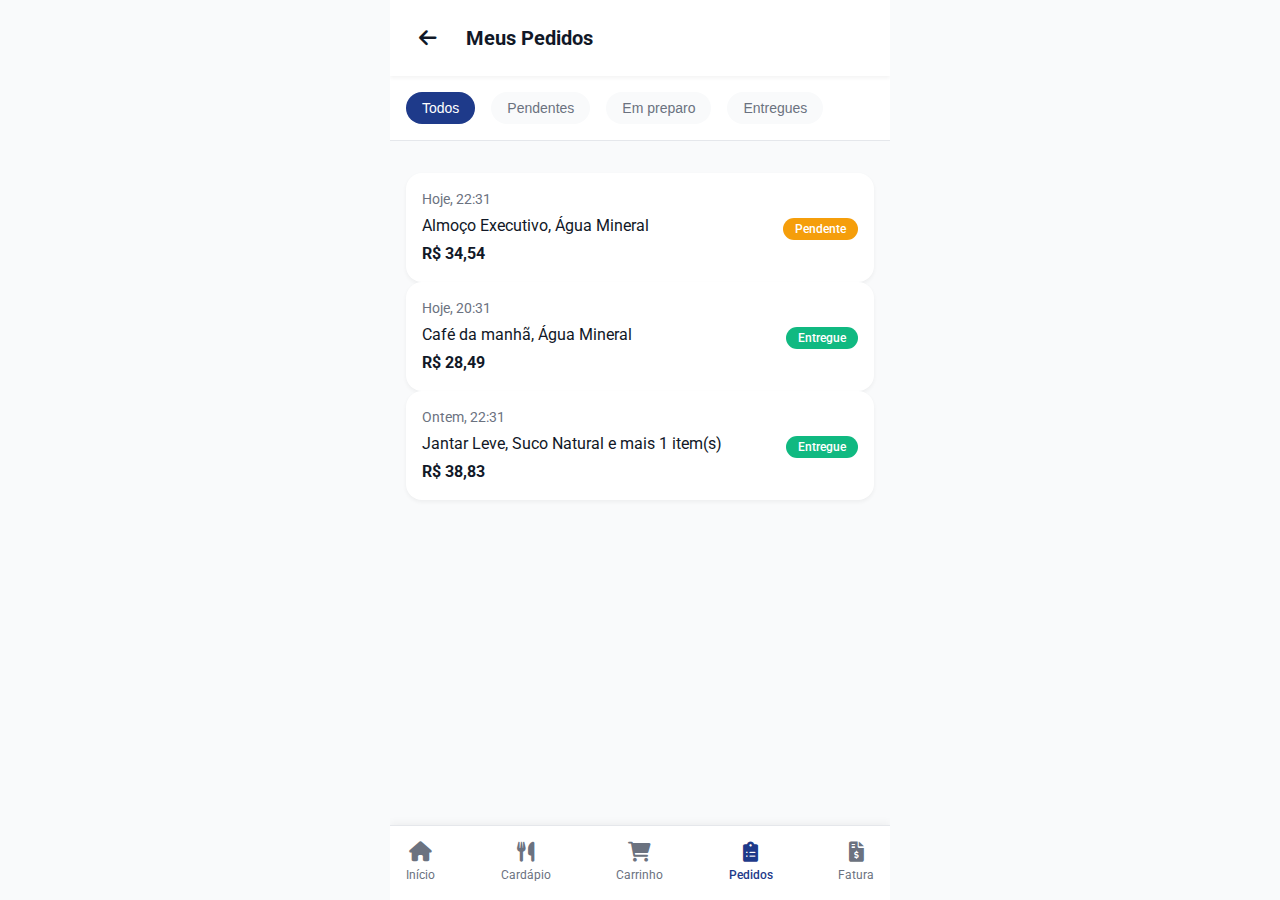
<file: hospital-app/orders.html>
<!DOCTYPE html>
<html lang="pt-BR">
<head>
    <meta charset="UTF-8">
    <meta name="viewport" content="width=device-width, initial-scale=1.0">
    <title>Pedidos - Hospital Santa Joana</title>
    <link rel="stylesheet" href="css/styles.css">
    <link rel="stylesheet" href="css/components.css">
    <link rel="preconnect" href="https://fonts.googleapis.com">
    <link rel="preconnect" href="https://fonts.gstatic.com" crossorigin>
    <link href="https://fonts.googleapis.com/css2?family=Roboto:wght@400;500;700&display=swap" rel="stylesheet">
    <link rel="stylesheet" href="https://cdnjs.cloudflare.com/ajax/libs/font-awesome/6.0.0/css/all.min.css">
    <style>
        .orders-tabs {
            display: flex;
            background-color: white;
            padding: var(--spacing-md);
            border-bottom: 1px solid var(--border);
            gap: var(--spacing-md);
        }
        
        .orders-tab {
            padding: var(--spacing-sm) var(--spacing-md);
            border-radius: var(--radius-full);
            font-size: var(--font-caption);
            font-weight: 500;
            background-color: var(--background);
            border: none;
            color: var(--text-secondary);
        }
        
        .orders-tab.active {
            background-color: var(--primary-blue);
            color: white;
        }
        
        .order-list {
            padding-top: var(--spacing-md);
        }
        
        .order-list .order-card {
            cursor: pointer;
        }
        
        .empty-orders {
            display: flex;
            flex-direction: column;
            align-items: center;
            justify-content: center;
            padding: 40px 0;
            text-align: center;
        }
        
        .empty-orders i {
            font-size: 64px;
            color: var(--border);
            margin-bottom: 16px;
        }
        
        .empty-orders h3 {
            font-size: 20px;
            margin-bottom: 8px;
        }
        
        .empty-orders p {
            color: var(--text-secondary);
            margin-bottom: 24px;
        }
    </style>
</head>
<body>
    <div id="app">
        <div class="screen active" id="orders-screen">
            <header class="app-header">
                <div class="header-left">
                    <button class="back-button" onclick="window.location.href='dashboard.html'">
                        <i class="fas fa-arrow-left"></i>
                    </button>
                    <h2>Meus Pedidos</h2>
                </div>
            </header>

            <div class="orders-tabs">
                <button class="orders-tab active" data-status="all">Todos</button>
                <button class="orders-tab" data-status="pending">Pendentes</button>
                <button class="orders-tab" data-status="in-progress">Em preparo</button>
                <button class="orders-tab" data-status="delivered">Entregues</button>
            </div>

            <div class="content-area">
                <div id="orders-container" class="order-list">
                    <!-- Orders will be loaded dynamically by JavaScript -->
                </div>
                
                <div id="empty-orders-message" style="display: none;" class="empty-orders">
                    <i class="fas fa-clipboard-list"></i>
                    <h3>Nenhum pedido encontrado</h3>
                    <p>Você ainda não possui pedidos nesta categoria</p>
                    <button class="btn-primary" onclick="window.location.href='menu.html'">Fazer um Pedido</button>
                </div>
            </div>

            <nav class="bottom-nav">
                <a href="dashboard.html" class="nav-item">
                    <i class="fas fa-home"></i>
                    <span>Início</span>
                </a>
                <a href="menu.html" class="nav-item">
                    <i class="fas fa-utensils"></i>
                    <span>Cardápio</span>
                </a>
                <a href="cart.html" class="nav-item">
                    <i class="fas fa-shopping-cart"></i>
                    <span>Carrinho</span>
                    <span class="badge cart-badge">0</span>
                </a>
                <a href="orders.html" class="nav-item active">
                    <i class="fas fa-clipboard-list"></i>
                    <span>Pedidos</span>
                </a>
                <a href="invoice.html" class="nav-item">
                    <i class="fas fa-file-invoice-dollar"></i>
                    <span>Fatura</span>
                </a>
            </nav>
        </div>
    </div>

    <script src="js/app.js"></script>
    <script>
        document.addEventListener('DOMContentLoaded', function() {
            // Sample orders if none exist
            if (!localStorage.getItem('orders')) {
                const sampleOrders = [
                    {
                        id: 1,
                        date: new Date(Date.now() - 2 * 60 * 60 * 1000), // 2 hours ago
                        items: [
                            { id: 1, name: 'Café da manhã', price: 18.90, quantity: 1 },
                            { id: 10, name: 'Água Mineral', price: 3.50, quantity: 2 }
                        ],
                        notes: "",
                        subtotal: 25.90,
                        serviceFee: 2.59,
                        total: 28.49,
                        status: 'delivered'
                    },
                    {
                        id: 2,
                        date: new Date(Date.now() - 24 * 60 * 60 * 1000), // 1 day ago
                        items: [
                            { id: 6, name: 'Jantar Leve', price: 18.90, quantity: 1 },
                            { id: 11, name: 'Suco Natural', price: 7.90, quantity: 1 },
                            { id: 8, name: 'Pudim de Leite', price: 8.50, quantity: 1 }
                        ],
                        notes: "Sem sal no jantar, por favor.",
                        subtotal: 35.30,
                        serviceFee: 3.53,
                        total: 38.83,
                        status: 'delivered'
                    },
                    {
                        id: 3,
                        date: new Date(), // Now
                        items: [
                            { id: 4, name: 'Almoço Executivo', price: 27.90, quantity: 1 },
                            { id: 10, name: 'Água Mineral', price: 3.50, quantity: 1 }
                        ],
                        notes: "Sem pimenta, por favor.",
                        subtotal: 31.40,
                        serviceFee: 3.14,
                        total: 34.54,
                        status: 'pending'
                    }
                ];
                
                localStorage.setItem('orders', JSON.stringify(sampleOrders));
            }
            
            // Get cart count from localStorage
            const cart = JSON.parse(localStorage.getItem('cart')) || [];
            updateCartBadge(cart.reduce((total, item) => total + item.quantity, 0));
            
            // Display all orders initially
            displayOrders('all');
            
            // Tab click event listeners
            document.querySelectorAll('.orders-tab').forEach(tab => {
                tab.addEventListener('click', function() {
                    const status = this.getAttribute('data-status');
                    
                    // Update active tab
                    document.querySelectorAll('.orders-tab').forEach(t => {
                        t.classList.remove('active');
                    });
                    this.classList.add('active');
                    
                    // Display filtered orders
                    displayOrders(status);
                });
            });
            
            function displayOrders(status) {
                const orders = JSON.parse(localStorage.getItem('orders')) || [];
                const container = document.getElementById('orders-container');
                const emptyMessage = document.getElementById('empty-orders-message');
                
                let filteredOrders;
                
                if (status === 'all') {
                    filteredOrders = orders;
                } else {
                    filteredOrders = orders.filter(order => order.status === status);
                }
                
                if (filteredOrders.length === 0) {
                    container.innerHTML = '';
                    emptyMessage.style.display = 'flex';
                } else {
                    emptyMessage.style.display = 'none';
                    renderOrders(filteredOrders);
                }
            }
            
            function renderOrders(orders) {
                const container = document.getElementById('orders-container');
                container.innerHTML = '';
                
                // Sort orders by date, newest first
                orders.sort((a, b) => new Date(b.date) - new Date(a.date));
                
                orders.forEach(order => {
                    const mainItems = order.items.slice(0, 2);
                    const additionalCount = order.items.length - 2;
                    
                    const orderCard = document.createElement('div');
                    orderCard.className = 'order-card';
                    orderCard.setAttribute('data-id', order.id);
                    
                    // Format the status display
                    let statusClass = '';
                    let statusText = '';
                    
                    switch(order.status) {
                        case 'pending':
                            statusClass = 'pending';
                            statusText = 'Pendente';
                            break;
                        case 'in-progress':
                            statusClass = 'in-progress';
                            statusText = 'Em preparo';
                            break;
                        case 'delivered':
                            statusClass = 'delivered';
                            statusText = 'Entregue';
                            break;
                    }
                    
                    orderCard.innerHTML = `
                        <div class="order-info">
                            <p class="order-date">${formatDate(new Date(order.date))}</p>
                            <p class="order-items">
                                ${mainItems.map(item => item.name).join(', ')}
                                ${additionalCount > 0 ? ` e mais ${additionalCount} item(s)` : ''}
                            </p>
                            <p class="order-price">R$ ${formatCurrency(order.total)}</p>
                        </div>
                        <div class="order-status">
                            <span class="status-pill ${statusClass}">${statusText}</span>
                        </div>
                    `;
                    
                    container.appendChild(orderCard);
                    
                    // Add click event to view order details
                    orderCard.addEventListener('click', function() {
                        window.location.href = `order-details.html?id=${order.id}`;
                    });
                });
            }
            
            function formatDate(date) {
                const now = new Date();
                const today = new Date(now.getFullYear(), now.getMonth(), now.getDate());
                const yesterday = new Date(today);
                yesterday.setDate(yesterday.getDate() - 1);
                
                if (date.getDate() === today.getDate() && 
                    date.getMonth() === today.getMonth() && 
                    date.getFullYear() === today.getFullYear()) {
                    return `Hoje, ${date.getHours().toString().padStart(2, '0')}:${date.getMinutes().toString().padStart(2, '0')}`;
                } else if (date.getDate() === yesterday.getDate() && 
                           date.getMonth() === yesterday.getMonth() && 
                           date.getFullYear() === yesterday.getFullYear()) {
                    return `Ontem, ${date.getHours().toString().padStart(2, '0')}:${date.getMinutes().toString().padStart(2, '0')}`;
                } else {
                    return `${date.getDate().toString().padStart(2, '0')}/${(date.getMonth() + 1).toString().padStart(2, '0')}/${date.getFullYear()}, ${date.getHours().toString().padStart(2, '0')}:${date.getMinutes().toString().padStart(2, '0')}`;
                }
            }
            
            function formatCurrency(value) {
                return value.toFixed(2).replace('.', ',');
            }
            
            function updateCartBadge(count) {
                const badges = document.querySelectorAll('.cart-badge');
                
                badges.forEach(badge => {
                    badge.textContent = count;
                    badge.style.display = count > 0 ? 'flex' : 'none';
                });
            }
        });
    </script>
</body>
</html>
</file>
<file: hospital-app/css/styles.css>
/* Base Styles */
:root {
    /* Primary Colors */
    --primary-blue: #1E3A8A;
    --secondary-blue: #3B82F6;
    
    /* Neutral Colors */
    --background: #F9FAFB;
    --card-background: #FFFFFF;
    --border: #E5E7EB;
    
    /* Text Colors */
    --text-primary: #111827;
    --text-secondary: #6B7280;
    --text-disabled: #9CA3AF;
    
    /* Status Colors */
    --success: #10B981;
    --warning: #F59E0B;
    --error: #EF4444;
    
    /* Font Sizes */
    --font-h1: 24px;
    --font-h2: 20px;
    --font-body: 16px;
    --font-caption: 14px;
    --font-button: 18px;
    
    /* Spacing */
    --spacing-xs: 4px;
    --spacing-sm: 8px;
    --spacing-md: 16px;
    --spacing-lg: 24px;
    --spacing-xl: 32px;
    
    /* Border Radius */
    --radius-sm: 8px;
    --radius-md: 12px;
    --radius-lg: 16px;
    --radius-full: 999px;
}

* {
    margin: 0;
    padding: 0;
    box-sizing: border-box;
}

html, body {
    font-family: 'Roboto', sans-serif;
    background-color: var(--background);
    color: var(--text-primary);
    font-size: var(--font-body);
    line-height: 1.5;
    -webkit-font-smoothing: antialiased;
    -moz-osx-font-smoothing: grayscale;
}

#app {
    max-width: 500px;
    margin: 0 auto;
    height: 100vh;
    position: relative;
    overflow: hidden;
    background-color: var(--background);
}

/* Screen Container */
.screen {
    display: none;
    height: 100%;
    width: 100%;
    position: absolute;
    top: 0;
    left: 0;
    flex-direction: column;
    background-color: var(--background);
    overflow-y: auto;
    overflow-x: hidden;
}

.screen.active {
    display: flex;
}

/* Splash Screen */
.splash-screen {
    justify-content: center;
    align-items: center;
    background-color: var(--primary-blue);
}

.splash-content {
    display: flex;
    flex-direction: column;
    align-items: center;
    justify-content: center;
    color: white;
}

.splash-content .logo {
    width: 150px;
    margin-bottom: var(--spacing-xl);
}

.loader {
    width: 40px;
    height: 40px;
    border: 4px solid rgba(255, 255, 255, 0.3);
    border-radius: 50%;
    border-top-color: white;
    animation: spin 1s ease-in-out infinite;
}

@keyframes spin {
    to { transform: rotate(360deg); }
}

/* Login Screen */
.login-container {
    display: flex;
    flex-direction: column;
    padding: var(--spacing-xl);
    height: 100%;
    justify-content: center;
}

.login-container .logo {
    align-self: center;
    width: 120px;
    margin-bottom: var(--spacing-xl);
}

.login-container h1 {
    font-size: var(--font-h1);
    font-weight: 700;
    margin-bottom: var(--spacing-sm);
    color: var(--primary-blue);
}

.login-container .subtitle {
    font-size: var(--font-body);
    color: var(--text-secondary);
    margin-bottom: var(--spacing-xl);
}

.input-group {
    margin-bottom: var(--spacing-lg);
}

.input-group label {
    display: block;
    margin-bottom: var(--spacing-sm);
    font-size: var(--font-caption);
    font-weight: 500;
    color: var(--text-secondary);
}

.input-group input {
    width: 100%;
    height: 56px;
    padding: 0 var(--spacing-md);
    font-size: var(--font-body);
    border: 1px solid var(--border);
    border-radius: var(--radius-sm);
    background-color: white;
    color: var(--text-primary);
}

.input-group input::placeholder {
    color: var(--text-disabled);
}

.input-group input:focus {
    outline: none;
    border-color: var(--secondary-blue);
    box-shadow: 0 0 0 2px rgba(59, 130, 246, 0.2);
}

.forgot-password {
    text-align: center;
    color: var(--primary-blue);
    text-decoration: none;
    font-size: var(--font-caption);
    margin-top: var(--spacing-md);
    display: block;
}

.biometric-login {
    margin-top: var(--spacing-xl);
    display: flex;
    justify-content: center;
}

/* Header */
.app-header {
    background-color: white;
    padding: var(--spacing-md) var(--spacing-md);
    display: flex;
    justify-content: space-between;
    align-items: center;
    box-shadow: 0 2px 4px rgba(0, 0, 0, 0.05);
    z-index: 10;
}

.app-header h2 {
    font-size: var(--font-h2);
    font-weight: 700;
    color: var(--text-primary);
}

.patient-info p {
    font-size: var(--font-caption);
    color: var(--text-secondary);
}

.header-actions {
    display: flex;
    gap: var(--spacing-sm);
}

.app-header.with-search {
    padding: var(--spacing-md);
}

.header-left {
    display: flex;
    align-items: center;
    gap: var(--spacing-md);
}

/* Content Area */
.content-area {
    flex: 1;
    padding: var(--spacing-md);
    overflow-y: auto;
}

/* Welcome Card */
.welcome-card {
    background-color: var(--primary-blue);
    color: white;
    padding: var(--spacing-lg);
    border-radius: var(--radius-lg);
    margin-bottom: var(--spacing-lg);
}

.welcome-card h3 {
    font-size: var(--font-h2);
    font-weight: 700;
    margin-bottom: var(--spacing-sm);
}

/* Invoice Summary */
.invoice-summary {
    background-color: white;
    border-radius: var(--radius-lg);
    padding: var(--spacing-md);
    margin-bottom: var(--spacing-lg);
    box-shadow: 0 2px 4px rgba(0, 0, 0, 0.05);
}

.summary-header {
    display: flex;
    justify-content: space-between;
    align-items: center;
    margin-bottom: var(--spacing-md);
}

.summary-header h3 {
    font-size: var(--font-h2);
    font-weight: 700;
}

.view-all {
    font-size: var(--font-caption);
    color: var(--secondary-blue);
    text-decoration: none;
}

.total-amount {
    font-size: 24px;
    font-weight: 700;
    color: var(--text-primary);
    margin-bottom: var(--spacing-xs);
}

.status {
    font-size: var(--font-caption);
    color: var(--text-secondary);
}

#invoice-status {
    color: var(--warning);
    font-weight: 500;
}

/* Category Menu */
.category-menu {
    margin-bottom: var(--spacing-lg);
}

.category-menu h3 {
    font-size: var(--font-h2);
    font-weight: 700;
    margin-bottom: var(--spacing-md);
}

.categories {
    display: grid;
    grid-template-columns: repeat(4, 1fr);
    gap: var(--spacing-md);
}

.category-item {
    display: flex;
    flex-direction: column;
    align-items: center;
    text-align: center;
}

.category-icon {
    width: 64px;
    height: 64px;
    background-color: white;
    border-radius: var(--radius-lg);
    display: flex;
    align-items: center;
    justify-content: center;
    margin-bottom: var(--spacing-sm);
    box-shadow: 0 2px 4px rgba(0, 0, 0, 0.05);
}

.category-icon i {
    font-size: 24px;
    color: var(--primary-blue);
}

.category-item p {
    font-size: var(--font-caption);
    color: var(--text-primary);
}

/* Recent Orders */
.section-header {
    display: flex;
    justify-content: space-between;
    align-items: center;
    margin-bottom: var(--spacing-md);
}

.section-header h3 {
    font-size: var(--font-h2);
    font-weight: 700;
}

.orders-list {
    display: flex;
    flex-direction: column;
    gap: var(--spacing-md);
}

.order-card {
    background-color: white;
    border-radius: var(--radius-lg);
    padding: var(--spacing-md);
    display: flex;
    justify-content: space-between;
    align-items: center;
    box-shadow: 0 2px 4px rgba(0, 0, 0, 0.05);
}

.order-date {
    font-size: var(--font-caption);
    color: var(--text-secondary);
    margin-bottom: var(--spacing-xs);
}

.order-items {
    font-size: var(--font-body);
    color: var(--text-primary);
    margin-bottom: var(--spacing-xs);
}

.order-price {
    font-size: var(--font-body);
    font-weight: 700;
    color: var(--text-primary);
}

.status-pill {
    padding: 4px 12px;
    border-radius: var(--radius-full);
    font-size: 12px;
    font-weight: 500;
}

.status-pill.pending {
    background-color: var(--warning);
    color: white;
}

.status-pill.in-progress {
    background-color: var(--secondary-blue);
    color: white;
}

.status-pill.delivered {
    background-color: var(--success);
    color: white;
}

/* Bottom Navigation */
.bottom-nav {
    display: flex;
    justify-content: space-between;
    background-color: white;
    padding: var(--spacing-sm) var(--spacing-md);
    border-top: 1px solid var(--border);
    box-shadow: 0 -2px 8px rgba(0, 0, 0, 0.05);
}

.nav-item {
    display: flex;
    flex-direction: column;
    align-items: center;
    text-decoration: none;
    color: var(--text-secondary);
    font-size: 12px;
    position: relative;
    padding: var(--spacing-sm) 0;
}

.nav-item i {
    font-size: 20px;
    margin-bottom: 4px;
}

.nav-item.active {
    color: var(--primary-blue);
    font-weight: 500;
}

.nav-item .badge {
    position: absolute;
    top: 0;
    right: -5px;
    background-color: var(--error);
    color: white;
    font-size: 10px;
    min-width: 18px;
    height: 18px;
    border-radius: 9px;
    display: flex;
    align-items: center;
    justify-content: center;
    padding: 0 var(--spacing-xs);
}

/* Search Bar */
.search-bar {
    padding: var(--spacing-md);
    background-color: white;
    border-bottom: 1px solid var(--border);
}

.search-input {
    position: relative;
    display: flex;
    align-items: center;
}

.search-input i {
    position: absolute;
    left: var(--spacing-md);
    color: var(--text-secondary);
}

.search-input input {
    width: 100%;
    height: 48px;
    padding: 0 var(--spacing-xl) 0 var(--spacing-xl);
    font-size: var(--font-body);
    background-color: var(--background);
    border: none;
    border-radius: var(--radius-full);
    color: var(--text-primary);
}

.search-input input:focus {
    outline: none;
}

.clear-search {
    position: absolute;
    right: var(--spacing-md);
    background: none;
    border: none;
    color: var(--text-secondary);
    cursor: pointer;
    display: none;
}

/* Category Tabs */
.category-tabs {
    display: flex;
    overflow-x: auto;
    padding: var(--spacing-md);
    background-color: white;
    border-bottom: 1px solid var(--border);
    gap: var(--spacing-md);
}

.category-tabs::-webkit-scrollbar {
    display: none;
}

.tab-item {
    white-space: nowrap;
    padding: var(--spacing-sm) var(--spacing-md);
    border-radius: var(--radius-full);
    font-size: var(--font-caption);
    font-weight: 500;
    background-color: var(--background);
    border: none;
    color: var(--text-secondary);
}

.tab-item.active {
    background-color: var(--primary-blue);
    color: white;
}

/* Products Grid */
.products-grid {
    display: grid;
    grid-template-columns: repeat(2, 1fr);
    gap: var(--spacing-md);
    padding-top: var(--spacing-md);
}

.product-card {
    background-color: white;
    border-radius: var(--radius-lg);
    overflow: hidden;
    box-shadow: 0 2px 4px rgba(0, 0, 0, 0.05);
}

.product-image {
    height: 150px;
    overflow: hidden;
}

.product-image img {
    width: 100%;
    height: 100%;
    object-fit: cover;
}

.product-info {
    padding: var(--spacing-md);
}

.product-info h3 {
    font-size: var(--font-h2);
    font-weight: 700;
    margin-bottom: var(--spacing-xs);
}

.product-description {
    font-size: var(--font-caption);
    color: var(--text-secondary);
    margin-bottom: var(--spacing-md);
}

.product-price-action {
    display: flex;
    justify-content: space-between;
    align-items: center;
}

.product-price {
    font-size: var(--font-body);
    font-weight: 700;
    color: var(--text-primary);
}

.add-to-cart-button {
    width: 36px;
    height: 36px;
    background-color: var(--primary-blue);
    color: white;
    border: none;
    border-radius: var(--radius-full);
    display: flex;
    align-items: center;
    justify-content: center;
}
</file>
<file: hospital-app/css/components.css>
/* Button Components */
.btn-primary {
    width: 100%;
    height: 56px;
    background-color: var(--primary-blue);
    color: white;
    border: none;
    border-radius: var(--radius-md);
    font-size: var(--font-button);
    font-weight: 600;
    cursor: pointer;
    transition: opacity 0.2s ease;
}

.btn-primary:hover {
    opacity: 0.9;
}

.btn-primary:active {
    opacity: 0.8;
}

.btn-primary:disabled {
    opacity: 0.5;
    cursor: not-allowed;
}

.btn-secondary {
    width: 100%;
    height: 56px;
    background-color: transparent;
    color: var(--primary-blue);
    border: 1px solid var(--primary-blue);
    border-radius: var(--radius-md);
    font-size: var(--font-button);
    font-weight: 600;
    cursor: pointer;
    transition: background-color 0.2s ease;
}

.btn-secondary:hover {
    background-color: rgba(59, 130, 246, 0.1);
}

.btn-secondary:active {
    background-color: rgba(59, 130, 246, 0.2);
}

.btn-secondary:disabled {
    opacity: 0.5;
    cursor: not-allowed;
}

.btn-biometric {
    display: flex;
    align-items: center;
    justify-content: center;
    gap: var(--spacing-sm);
    background-color: transparent;
    border: 1px solid var(--border);
    border-radius: var(--radius-md);
    padding: var(--spacing-md);
    width: 100%;
    color: var(--text-primary);
    font-size: var(--font-body);
    cursor: pointer;
    transition: background-color 0.2s ease;
}

.btn-biometric i {
    font-size: 24px;
    color: var(--primary-blue);
}

.btn-biometric:hover {
    background-color: var(--background);
}

.icon-button {
    width: 44px;
    height: 44px;
    background-color: transparent;
    border: none;
    border-radius: var(--radius-sm);
    display: flex;
    align-items: center;
    justify-content: center;
    color: var(--text-primary);
    font-size: 20px;
    cursor: pointer;
    transition: background-color 0.2s ease;
    position: relative;
}

.icon-button:hover {
    background-color: var(--background);
}

.icon-button:active {
    background-color: var(--border);
}

.back-button {
    width: 44px;
    height: 44px;
    background-color: transparent;
    border: none;
    border-radius: var(--radius-sm);
    display: flex;
    align-items: center;
    justify-content: center;
    color: var(--text-primary);
    font-size: 20px;
    cursor: pointer;
}

/* Card Components */
.card {
    background-color: white;
    border-radius: var(--radius-lg);
    padding: var(--spacing-md);
    box-shadow: 0 2px 4px rgba(0, 0, 0, 0.05);
}

/* Badge Component */
.badge {
    background-color: var(--error);
    color: white;
    font-size: 10px;
    min-width: 18px;
    height: 18px;
    border-radius: 9px;
    display: flex;
    align-items: center;
    justify-content: center;
    padding: 0 var(--spacing-xs);
}

/* Status Pills */
.status-pill {
    padding: 4px 12px;
    border-radius: var(--radius-full);
    font-size: 12px;
    font-weight: 500;
}

.status-pill.pending {
    background-color: var(--warning);
    color: white;
}

.status-pill.in-progress {
    background-color: var(--secondary-blue);
    color: white;
}

.status-pill.delivered {
    background-color: var(--success);
    color: white;
}

.status-pill.canceled {
    background-color: var(--error);
    color: white;
}

/* Divider */
.divider {
    height: 1px;
    background-color: var(--border);
    margin: var(--spacing-md) 0;
}

/* Quantity Selector */
.quantity-selector {
    display: flex;
    align-items: center;
    gap: var(--spacing-md);
}

.quantity-button {
    width: 36px;
    height: 36px;
    background-color: var(--background);
    border: 1px solid var(--border);
    border-radius: var(--radius-sm);
    display: flex;
    align-items: center;
    justify-content: center;
    font-size: 16px;
    cursor: pointer;
}

.quantity-value {
    font-size: var(--font-body);
    font-weight: 500;
    min-width: 36px;
    text-align: center;
}

/* Floating Action Button */
.fab {
    position: fixed;
    bottom: 90px;
    right: 20px;
    width: 60px;
    height: 60px;
    background-color: var(--primary-blue);
    color: white;
    border: none;
    border-radius: 30px;
    display: flex;
    align-items: center;
    justify-content: center;
    font-size: 24px;
    box-shadow: 0 4px 8px rgba(0, 0, 0, 0.2);
    z-index: 100;
    cursor: pointer;
    transition: transform 0.2s ease;
}

.fab:hover {
    transform: scale(1.05);
}

.fab:active {
    transform: scale(0.95);
}

/* Toast Notification */
.toast {
    position: fixed;
    bottom: 100px;
    left: 50%;
    transform: translateX(-50%);
    background-color: var(--primary-blue);
    color: white;
    padding: var(--spacing-md) var(--spacing-lg);
    border-radius: var(--radius-md);
    box-shadow: 0 4px 8px rgba(0, 0, 0, 0.2);
    z-index: 200;
    opacity: 0;
    transition: opacity 0.3s ease;
    pointer-events: none;
}

.toast.show {
    opacity: 1;
    pointer-events: auto;
}

.toast.success {
    background-color: var(--success);
}

.toast.error {
    background-color: var(--error);
}

/* Modal */
.modal-overlay {
    position: fixed;
    top: 0;
    left: 0;
    right: 0;
    bottom: 0;
    background-color: rgba(0, 0, 0, 0.5);
    display: flex;
    align-items: center;
    justify-content: center;
    z-index: 300;
    opacity: 0;
    pointer-events: none;
    transition: opacity 0.3s ease;
}

.modal-overlay.show {
    opacity: 1;
    pointer-events: auto;
}

.modal {
    width: 90%;
    max-width: 400px;
    background-color: white;
    border-radius: var(--radius-lg);
    padding: var(--spacing-lg);
    box-shadow: 0 4px 16px rgba(0, 0, 0, 0.2);
    transform: translateY(20px);
    transition: transform 0.3s ease;
}

.modal-overlay.show .modal {
    transform: translateY(0);
}

.modal-header {
    display: flex;
    justify-content: space-between;
    align-items: center;
    margin-bottom: var(--spacing-md);
}

.modal-header h3 {
    font-size: var(--font-h2);
    font-weight: 700;
}

.modal-close {
    background: none;
    border: none;
    font-size: 20px;
    color: var(--text-secondary);
    cursor: pointer;
}

.modal-content {
    margin-bottom: var(--spacing-lg);
}

.modal-footer {
    display: flex;
    justify-content: flex-end;
    gap: var(--spacing-md);
}
</file>
